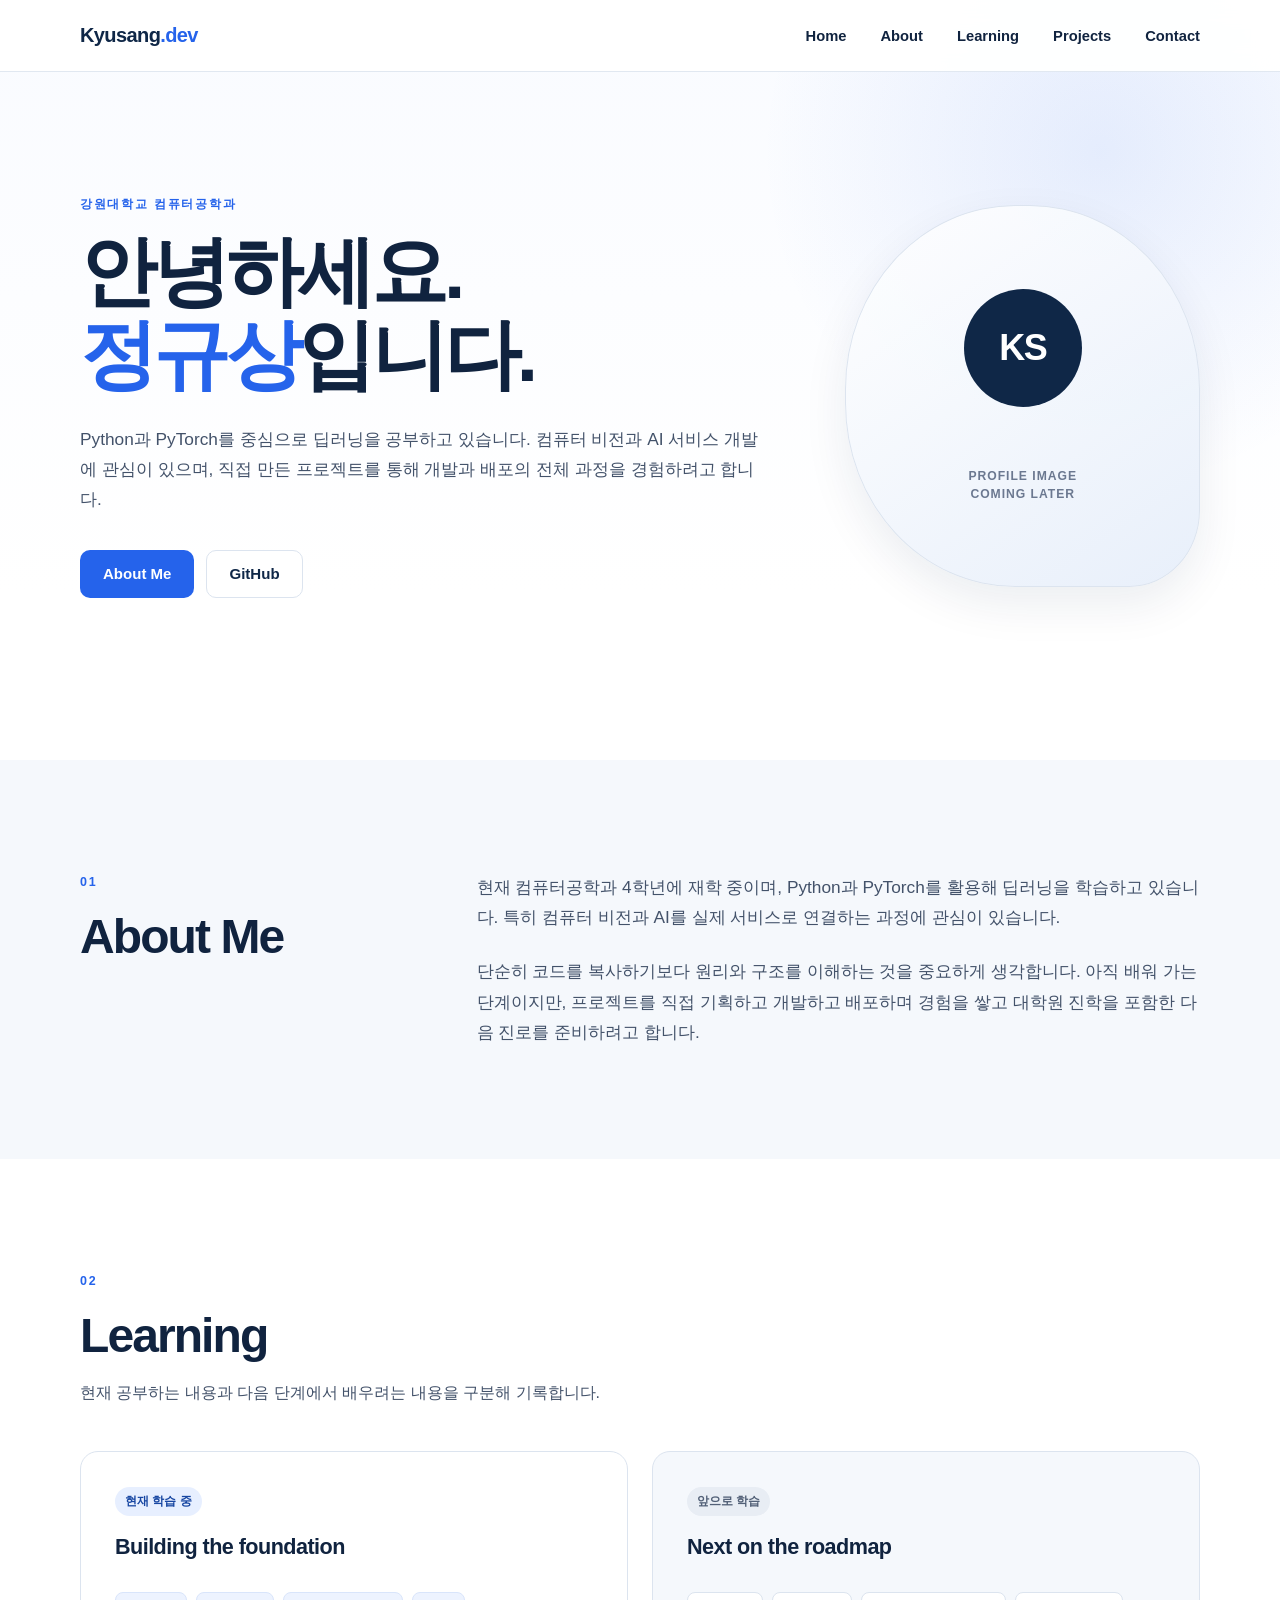
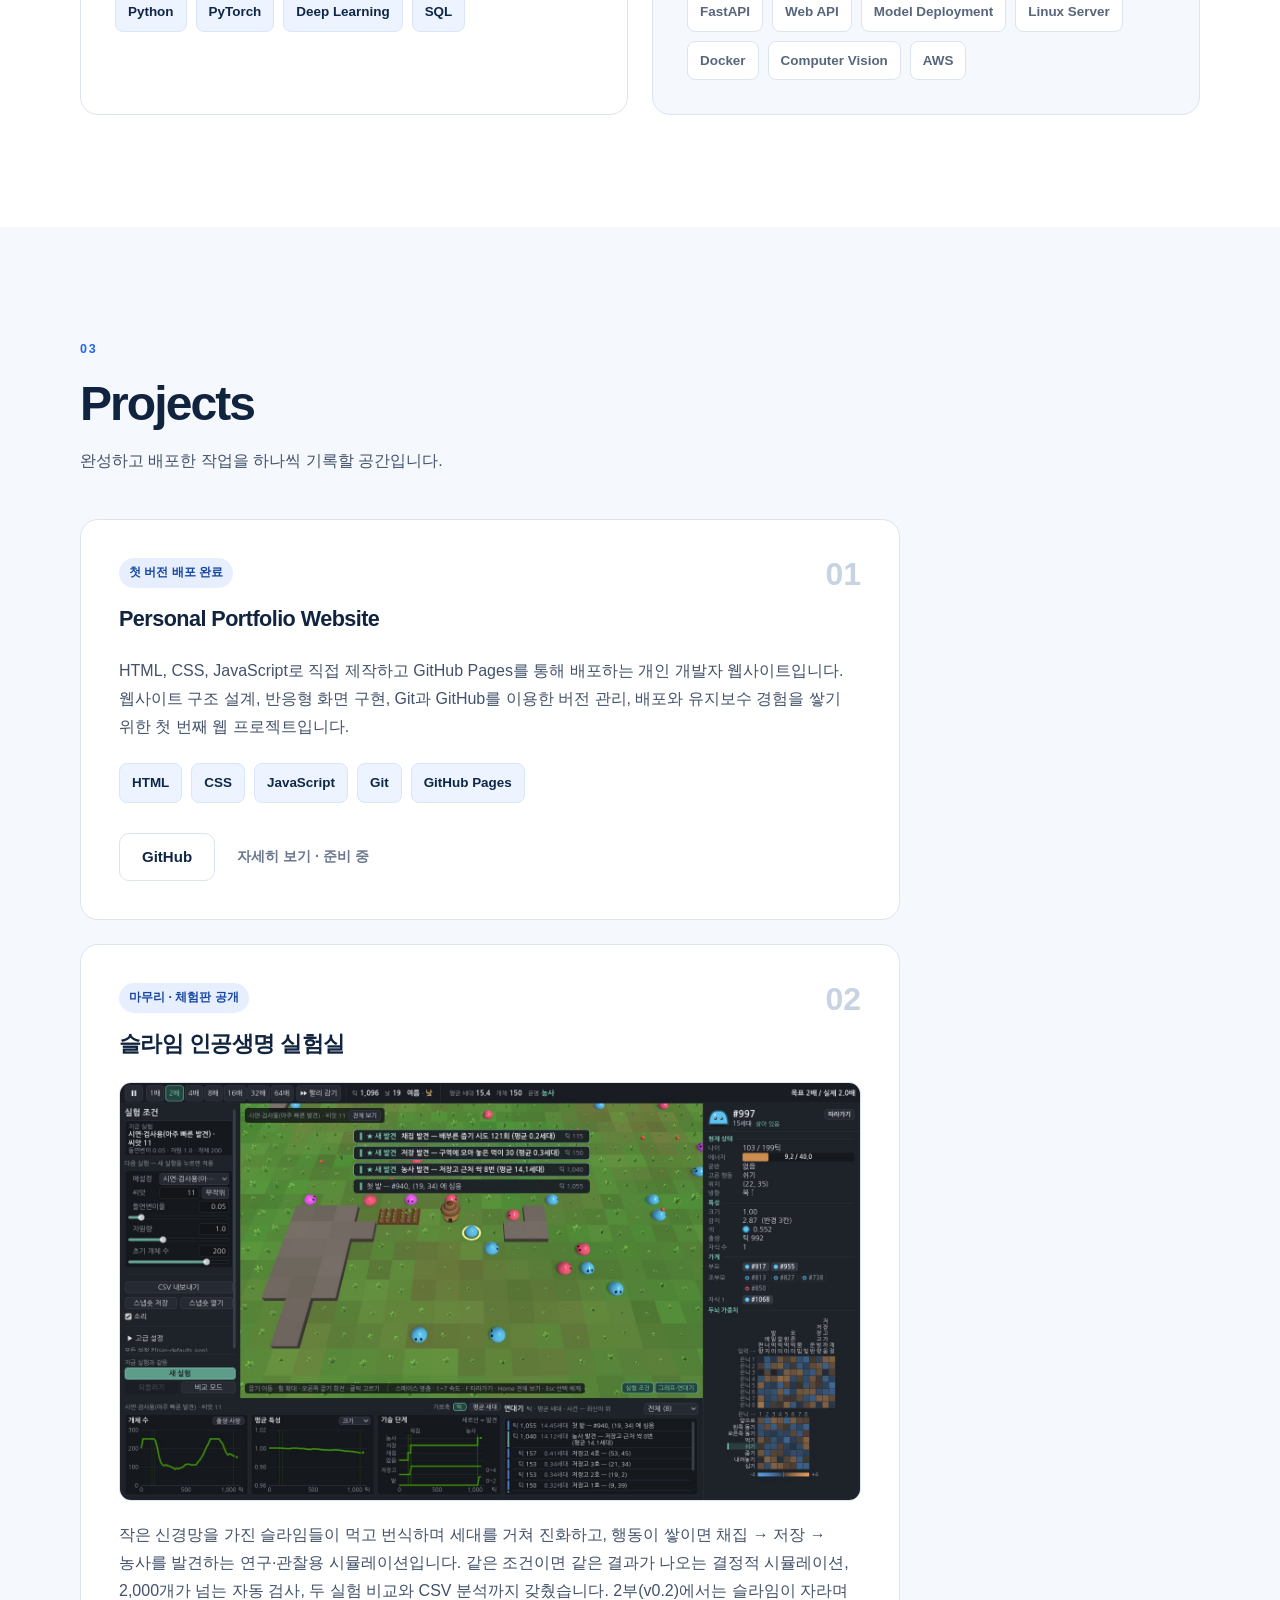
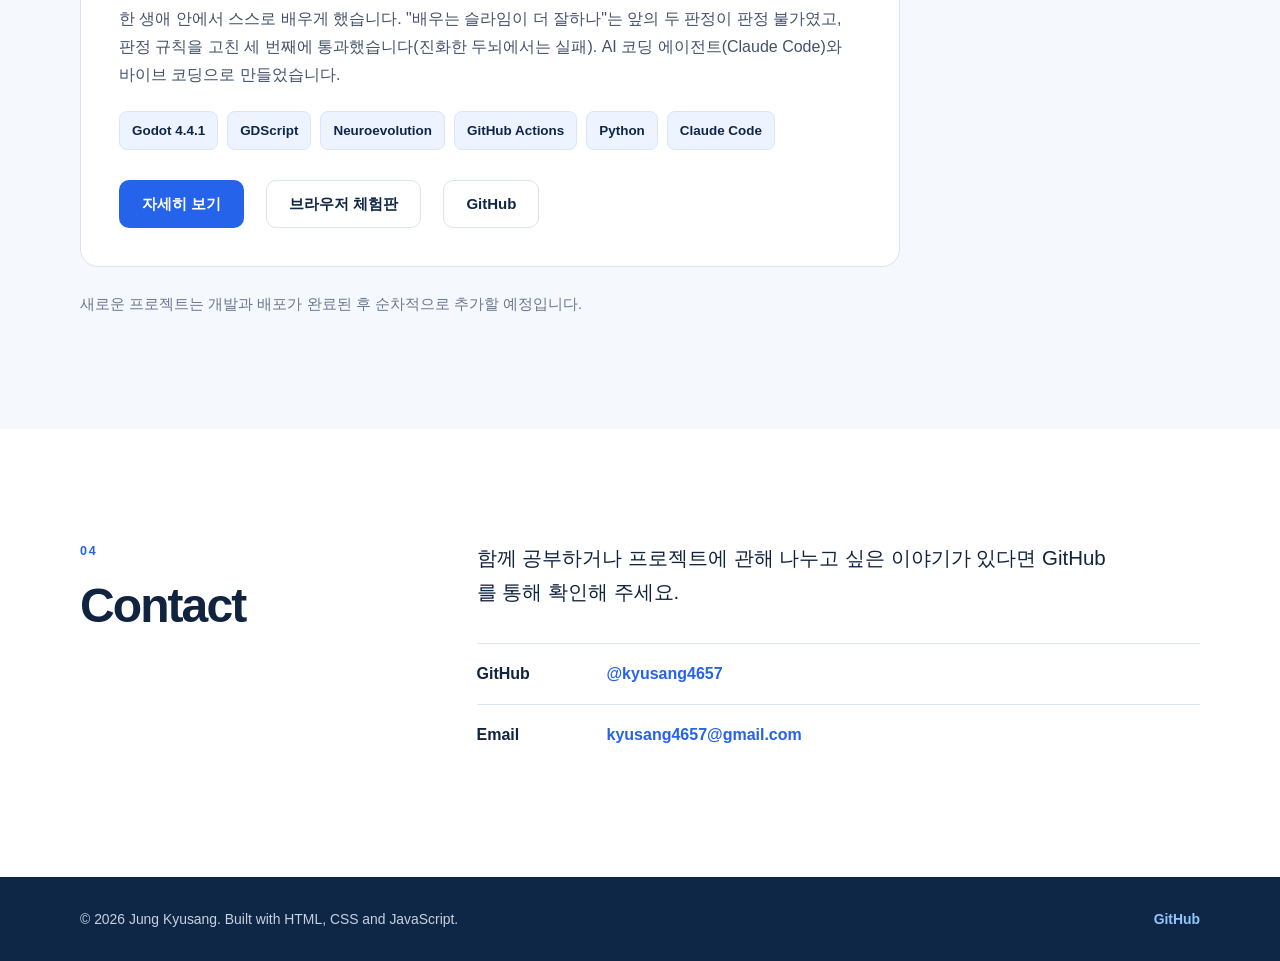
<file: index.html>
<!DOCTYPE html>
<html lang="ko">
<head>
    <meta charset="UTF-8">
    <meta name="viewport" content="width=device-width, initial-scale=1.0">
    <meta name="description" content="AI와 딥러닝을 공부하는 컴퓨터공학과 학생 정규상의 개인 개발자 웹사이트">
    <title>Kyusang.dev | 정규상</title>
    <link rel="stylesheet" href="css/style.css">
    <script src="js/main.js" defer></script>
</head>
<body>
    <a class="skip-link" href="#main-content">본문으로 바로가기</a>

    <header class="site-header">
        <div class="container header-inner">
            <!-- 사이트 이름을 바꾸려면 아래 텍스트를 수정하세요. -->
            <a class="site-logo" href="#home" aria-label="Kyusang.dev 홈">Kyusang<span>.dev</span></a>

            <button class="menu-toggle" type="button" aria-controls="primary-navigation"
                    aria-expanded="false" aria-label="메뉴 열기">
                <span></span>
                <span></span>
                <span></span>
            </button>

            <nav id="primary-navigation" class="primary-navigation" aria-label="주요 메뉴">
                <ul>
                    <li><a href="#home">Home</a></li>
                    <li><a href="#about">About</a></li>
                    <li><a href="#learning">Learning</a></li>
                    <li><a href="#projects">Projects</a></li>
                    <li><a href="#contact">Contact</a></li>
                </ul>
            </nav>
        </div>
    </header>

    <main id="main-content">
        <section id="home" class="hero section">
            <div class="container hero-layout">
                <div class="hero-copy">
                    <p class="eyebrow">강원대학교 컴퓨터공학과</p>
                    <!-- 이름과 첫 소개 문장은 이 영역에서 수정할 수 있습니다. -->
                    <h1>안녕하세요.<br><strong>정규상</strong>입니다.</h1>
                    <p class="hero-description">
                        Python과 PyTorch를 중심으로 딥러닝을 공부하고 있습니다.
                        컴퓨터 비전과 AI 서비스 개발에 관심이 있으며, 직접 만든 프로젝트를 통해 개발과 배포의
                        전체 과정을 경험하려고 합니다.
                    </p>
                    <div class="hero-actions">
                        <a class="button button-primary" href="#about">About Me</a>
                        <a class="button button-secondary" href="https://github.com/kyusang4657"
                           target="_blank" rel="noopener noreferrer">GitHub</a>
                    </div>
                </div>

                <!-- 실제 이미지가 준비되면 이 div를 img 요소로 바꾸고 images 폴더의 경로를 연결하세요. -->
                <div class="profile-placeholder" role="img" aria-label="정규상 프로필 이미지 자리">
                    <span class="profile-initials" aria-hidden="true">KS</span>
                    <p>Profile image<br>coming later</p>
                </div>
            </div>
        </section>

        <section id="about" class="section section-muted">
            <div class="container narrow-layout">
                <div class="section-heading">
                    <p class="section-number">01</p>
                    <h2>About Me</h2>
                </div>
                <div class="about-content">
                    <p>
                        현재 컴퓨터공학과 4학년에 재학 중이며, Python과 PyTorch를 활용해 딥러닝을
                        학습하고 있습니다. 특히 컴퓨터 비전과 AI를 실제 서비스로 연결하는 과정에 관심이 있습니다.
                    </p>
                    <p>
                        단순히 코드를 복사하기보다 원리와 구조를 이해하는 것을 중요하게 생각합니다.
                        아직 배워 가는 단계이지만, 프로젝트를 직접 기획하고 개발하고 배포하며 경험을 쌓고
                        대학원 진학을 포함한 다음 진로를 준비하려고 합니다.
                    </p>
                </div>
            </div>
        </section>

        <section id="learning" class="section">
            <div class="container">
                <div class="section-heading">
                    <p class="section-number">02</p>
                    <h2>Learning</h2>
                    <p>현재 공부하는 내용과 다음 단계에서 배우려는 내용을 구분해 기록합니다.</p>
                </div>

                <div class="learning-grid">
                    <article class="learning-card">
                        <p class="card-label current">현재 학습 중</p>
                        <h3>Building the foundation</h3>
                        <!-- 현재 학습 기술을 추가하려면 아래 목록에 li 요소를 복사해 넣으세요. -->
                        <ul class="tag-list" aria-label="현재 학습 중인 기술">
                            <li>Python</li>
                            <li>PyTorch</li>
                            <li>Deep Learning</li>
                            <li>SQL</li>
                        </ul>
                    </article>

                    <article class="learning-card future-card">
                        <p class="card-label future">앞으로 학습</p>
                        <h3>Next on the roadmap</h3>
                        <ul class="tag-list future-tags" aria-label="앞으로 학습할 기술">
                            <li>FastAPI</li>
                            <li>Web API</li>
                            <li>Model Deployment</li>
                            <li>Linux Server</li>
                            <li>Docker</li>
                            <li>Computer Vision</li>
                            <li>AWS</li>
                        </ul>
                    </article>
                </div>
            </div>
        </section>

        <section id="projects" class="section section-muted">
            <div class="container">
                <div class="section-heading">
                    <p class="section-number">03</p>
                    <h2>Projects</h2>
                    <p>완성하고 배포한 작업을 하나씩 기록할 공간입니다.</p>
                </div>

                <div class="project-list">
                    <!-- 새 프로젝트는 아래 article 전체를 복사한 뒤 내용과 링크를 바꾸어 추가하세요. -->
                    <article class="project-card">
                        <div class="project-topline">
                            <p class="card-label current">첫 버전 배포 완료</p>
                            <span class="project-index" aria-hidden="true">01</span>
                        </div>
                        <h3>Personal Portfolio Website</h3>
                        <p>
                            HTML, CSS, JavaScript로 직접 제작하고 GitHub Pages를 통해 배포하는
                            개인 개발자 웹사이트입니다. 웹사이트 구조 설계, 반응형 화면 구현,
                            Git과 GitHub를 이용한 버전 관리, 배포와 유지보수 경험을 쌓기 위한
                            첫 번째 웹 프로젝트입니다.
                        </p>
                        <ul class="tag-list project-tags" aria-label="프로젝트 사용 기술">
                            <li>HTML</li>
                            <li>CSS</li>
                            <li>JavaScript</li>
                            <li>Git</li>
                            <li>GitHub Pages</li>
                        </ul>
                        <div class="project-actions" aria-label="프로젝트 링크">
                            <a class="button button-secondary"
                                href="https://github.com/kyusang4657/kyusang4657.github.io"
                                target="_blank"
                                rel="noopener noreferrer">GitHub</a>
                            <span class="text-link-disabled" aria-disabled="true">자세히 보기 · 준비 중</span>
                        </div>
                    </article>

                    <article class="project-card">
                        <div class="project-topline">
                            <p class="card-label current">마무리 · 체험판 공개</p>
                            <span class="project-index" aria-hidden="true">02</span>
                        </div>
                        <h3>슬라임 인공생명 실험실</h3>
                        <img class="project-thumb" src="images/slime-lab/lab.jpg" width="1600" height="900" loading="lazy"
                             alt="슬라임 인공생명 실험실 화면: 3D 지도 위 슬라임들과 저장고·밭, 그래프·연대기 패널">
                        <p>
                            작은 신경망을 가진 슬라임들이 먹고 번식하며 세대를 거쳐 진화하고, 행동이 쌓이면
                            채집 → 저장 → 농사를 발견하는 연구·관찰용 시뮬레이션입니다. 같은 조건이면 같은 결과가 나오는
                            결정적 시뮬레이션, 2,000개가 넘는 자동 검사, 두 실험 비교와 CSV 분석까지 갖췄습니다.
                            2부(v0.2)에서는 슬라임이 자라며 한 생애 안에서 스스로 배우게 했습니다. "배우는 슬라임이 더 잘하나"는
                            앞의 두 판정이 판정 불가였고, 판정 규칙을 고친 세 번째에 통과했습니다(진화한 두뇌에서는 실패).
                            AI 코딩 에이전트(Claude Code)와 바이브 코딩으로 만들었습니다.
                        </p>
                        <ul class="tag-list project-tags" aria-label="프로젝트 사용 기술">
                            <li>Godot 4.4.1</li>
                            <li>GDScript</li>
                            <li>Neuroevolution</li>
                            <li>GitHub Actions</li>
                            <li>Python</li>
                            <li>Claude Code</li>
                        </ul>
                        <div class="project-actions" aria-label="프로젝트 링크">
                            <a class="button button-primary" href="projects/slime-lab.html">자세히 보기</a>
                            <a class="button button-secondary" href="https://kyusang4657.github.io/slime-lab/"
                                target="_blank"
                                rel="noopener noreferrer">브라우저 체험판</a>
                            <a class="button button-secondary"
                                href="https://github.com/kyusang4657/slime-lab"
                                target="_blank"
                                rel="noopener noreferrer">GitHub</a>
                        </div>
                    </article>
                </div>

                <p class="projects-note">
                    새로운 프로젝트는 개발과 배포가 완료된 후 순차적으로 추가할 예정입니다.
                </p>
            </div>
        </section>

        <section id="contact" class="section">
            <div class="container contact-layout">
                <div class="section-heading">
                    <p class="section-number">04</p>
                    <h2>Contact</h2>
                </div>
                <div class="contact-copy">
                    <p>
                        함께 공부하거나 프로젝트에 관해 나누고 싶은 이야기가 있다면
                        GitHub를 통해 확인해 주세요.
                    </p>
                    <dl class="contact-list">
                        <div>
                            <dt>GitHub</dt>
                            <dd>
                                <a href="https://github.com/kyusang4657" target="_blank"
                                   rel="noopener noreferrer">@kyusang4657</a>
                            </dd>
                        </div>
                        <div>
                            <dt>Email</dt>
                            <dd>
                                <a href = "mailto:kyusang4657@gmail.com">kyusang4657@gmail.com</a>
                            </dd>
                        </div>
                    </dl>
                </div>
            </div>
        </section>
    </main>

    <footer class="site-footer">
        <div class="container footer-inner">
            <p>© <span id="current-year"></span> Jung Kyusang. Built with HTML, CSS and JavaScript.</p>
            <a href="https://github.com/kyusang4657" target="_blank" rel="noopener noreferrer">GitHub</a>
        </div>
    </footer>
</body>
</html>
</file>
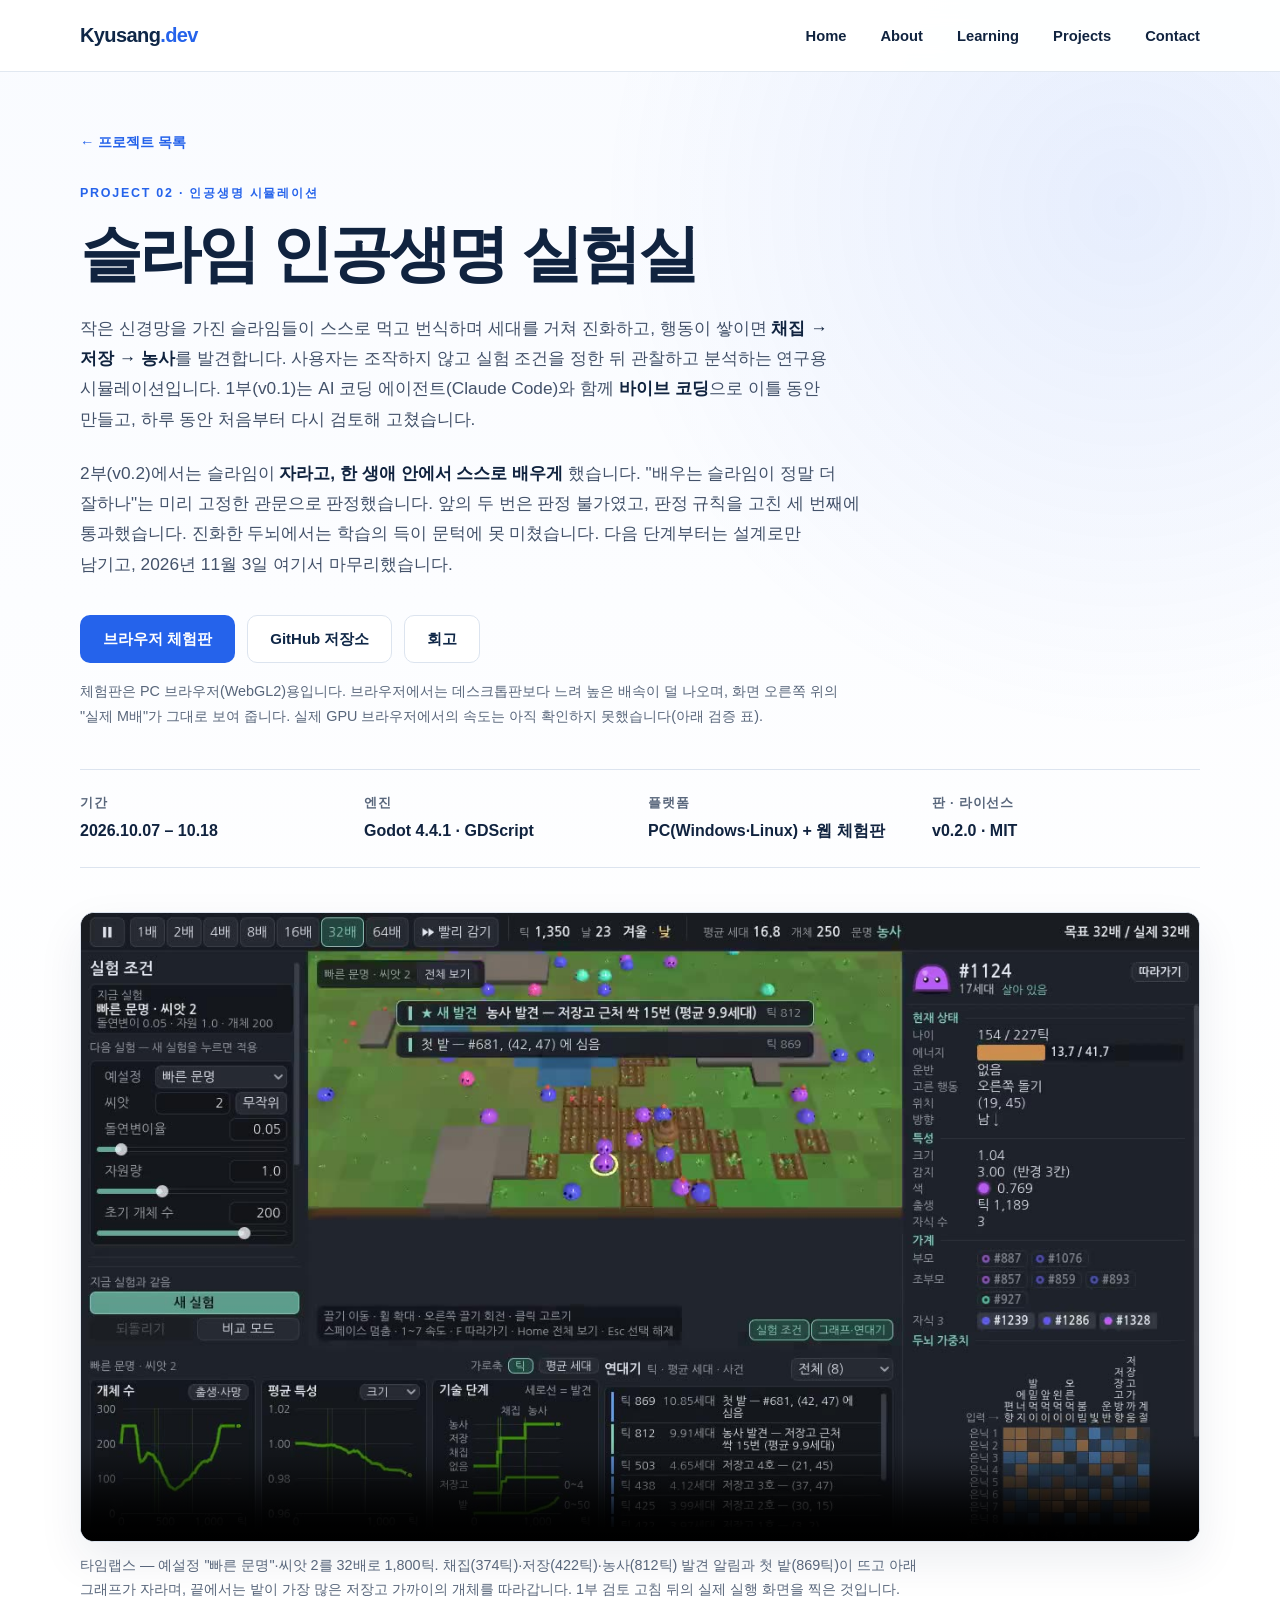
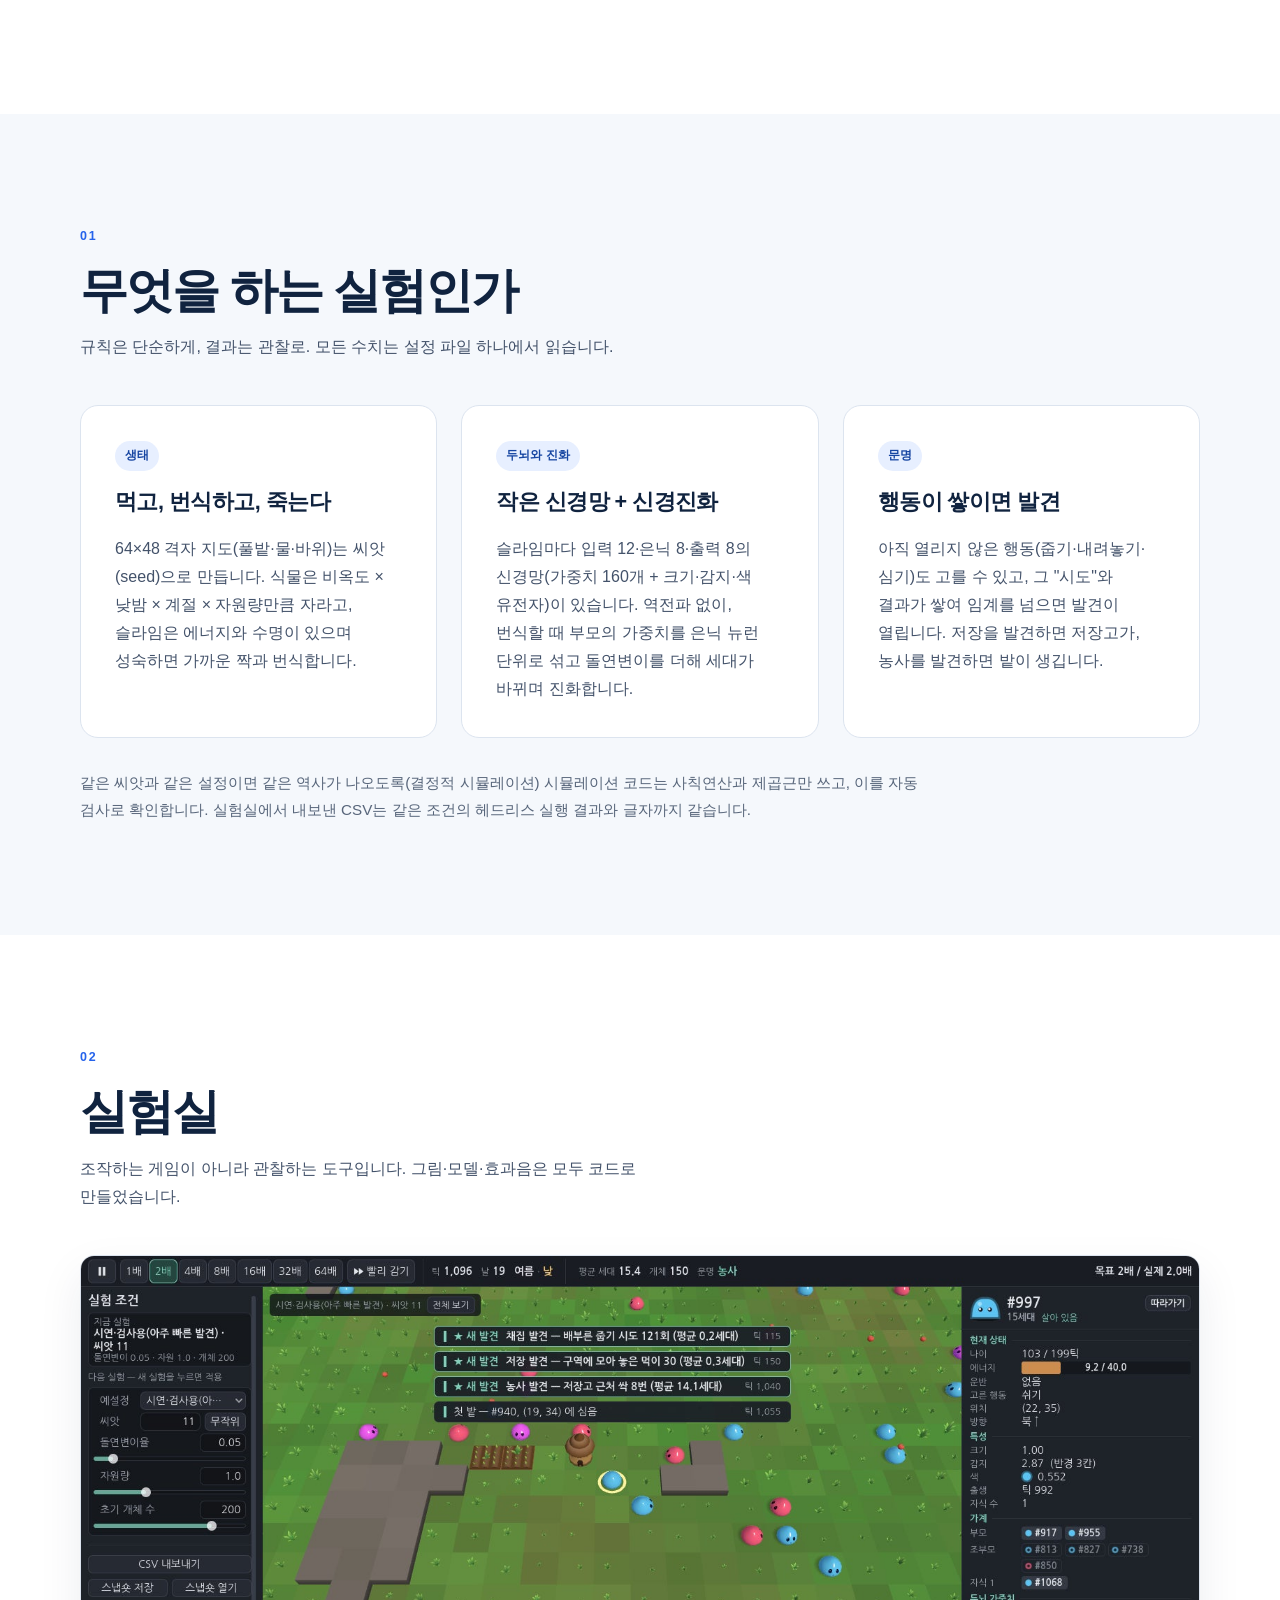
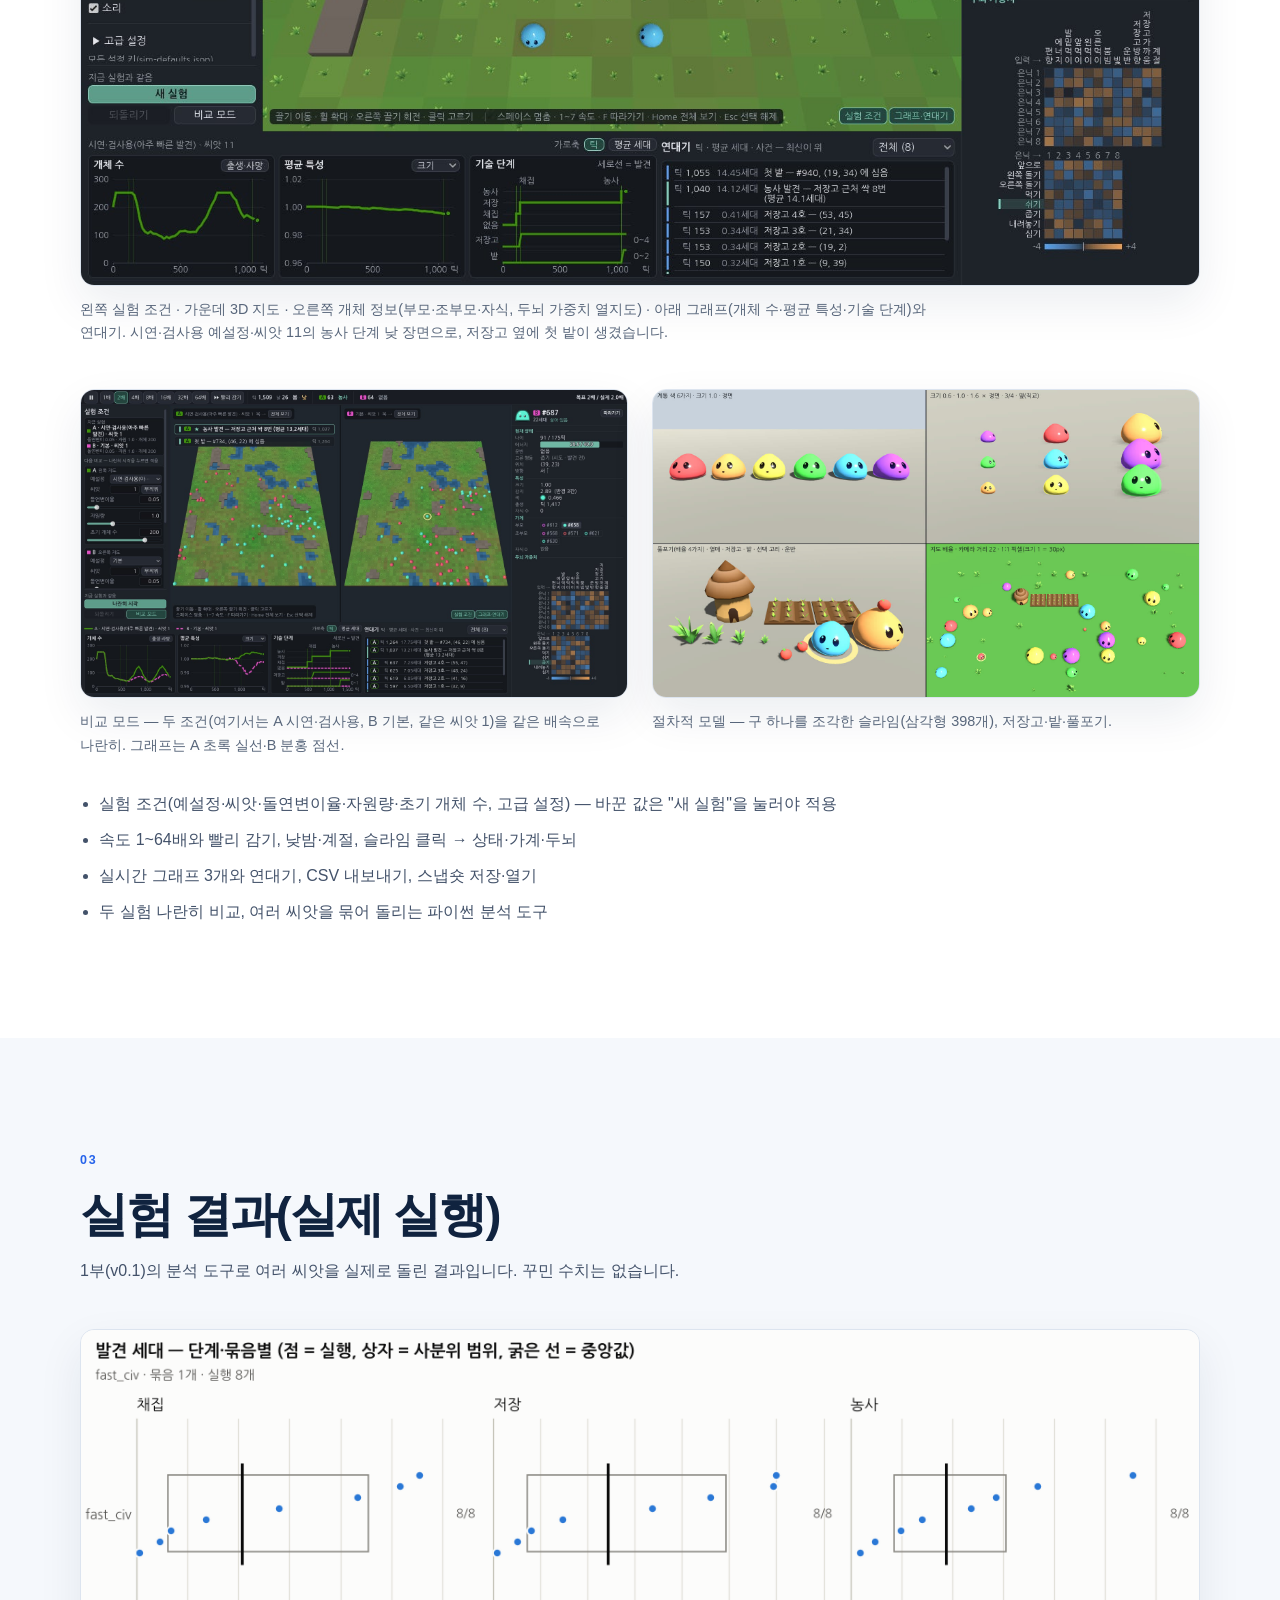
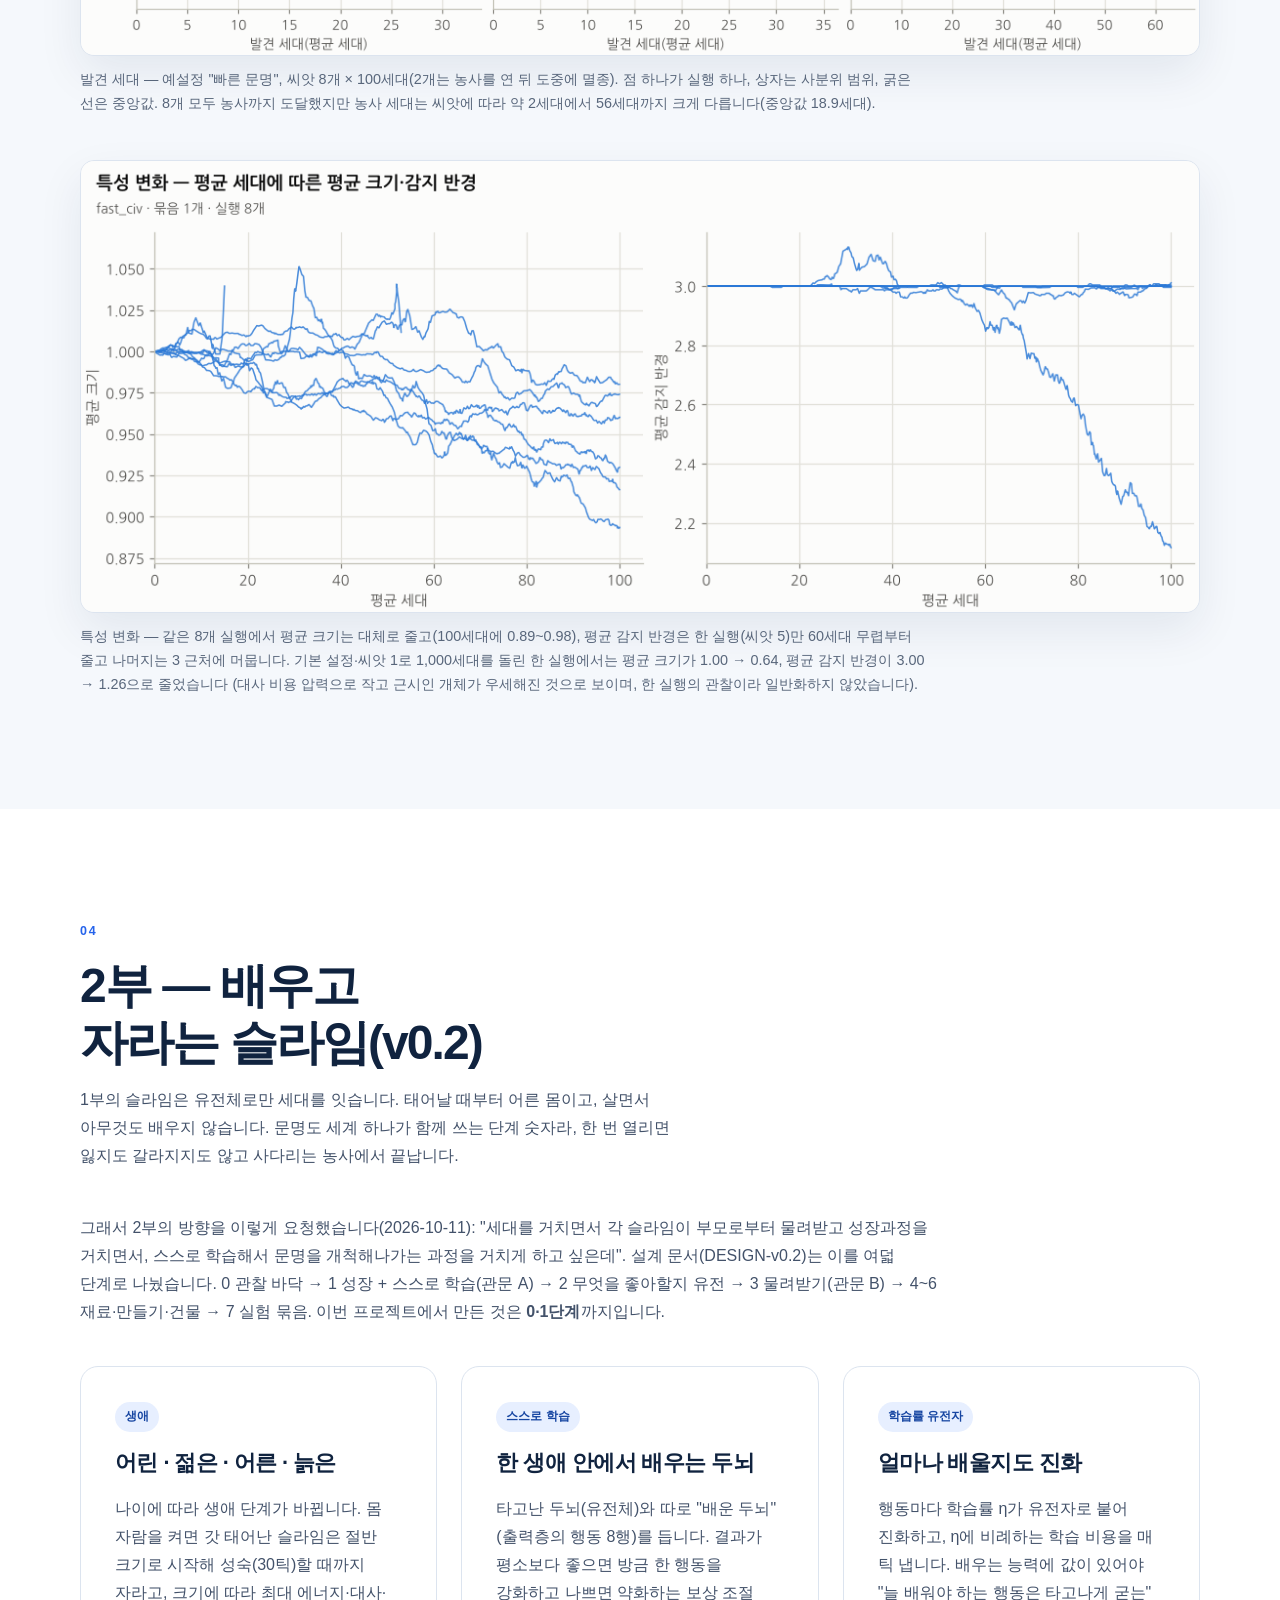
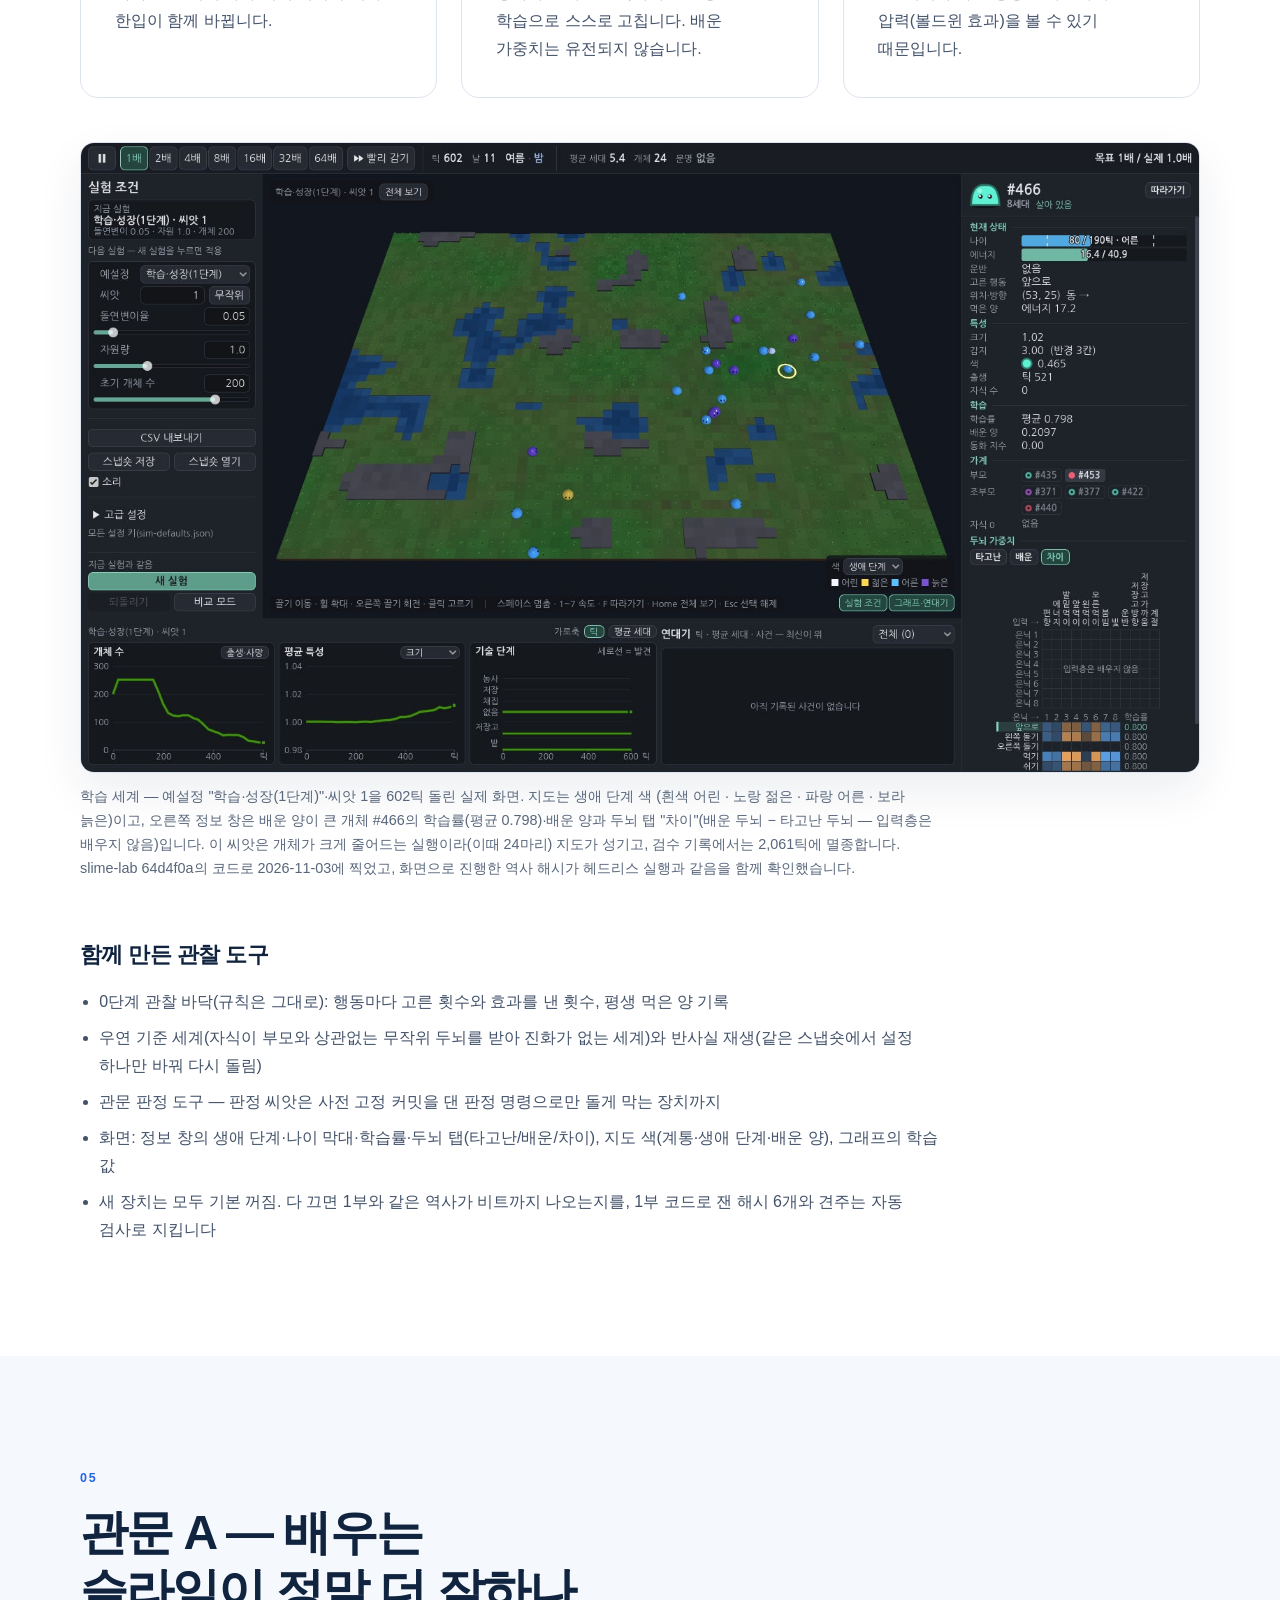
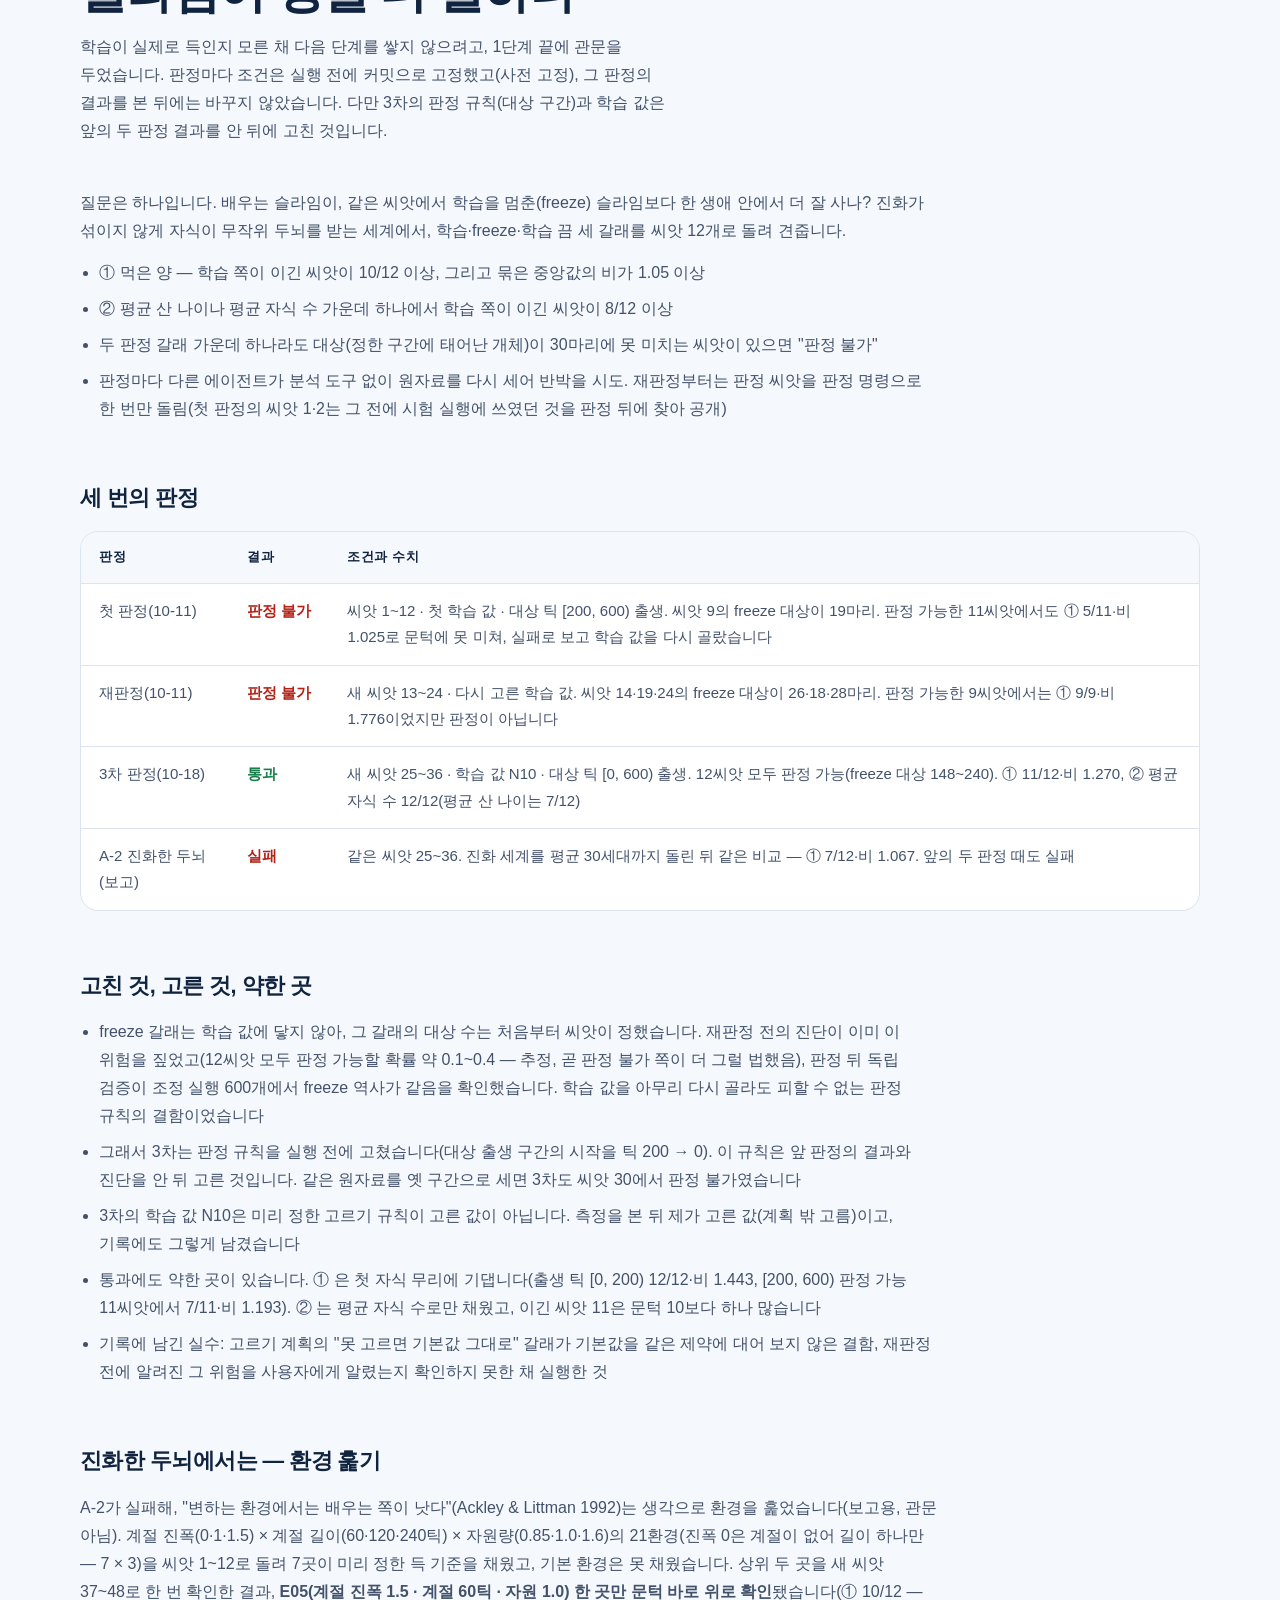
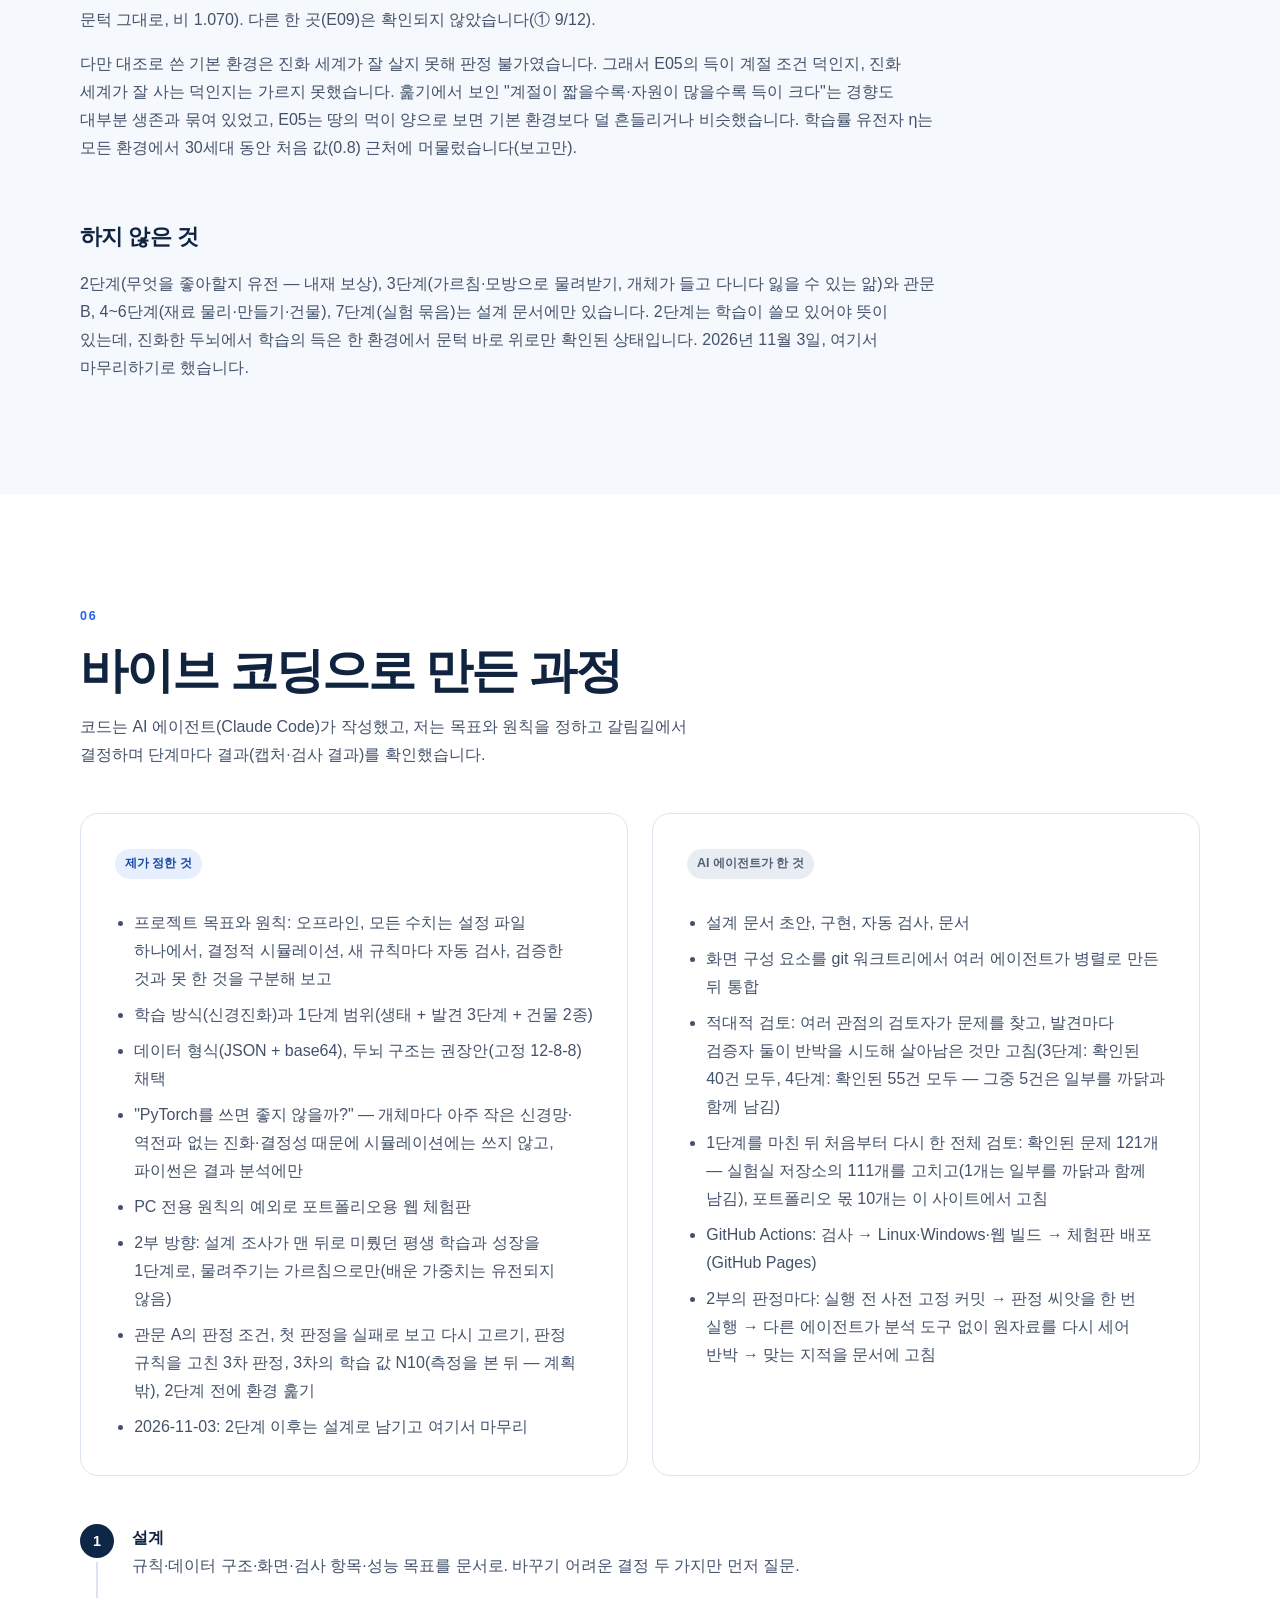
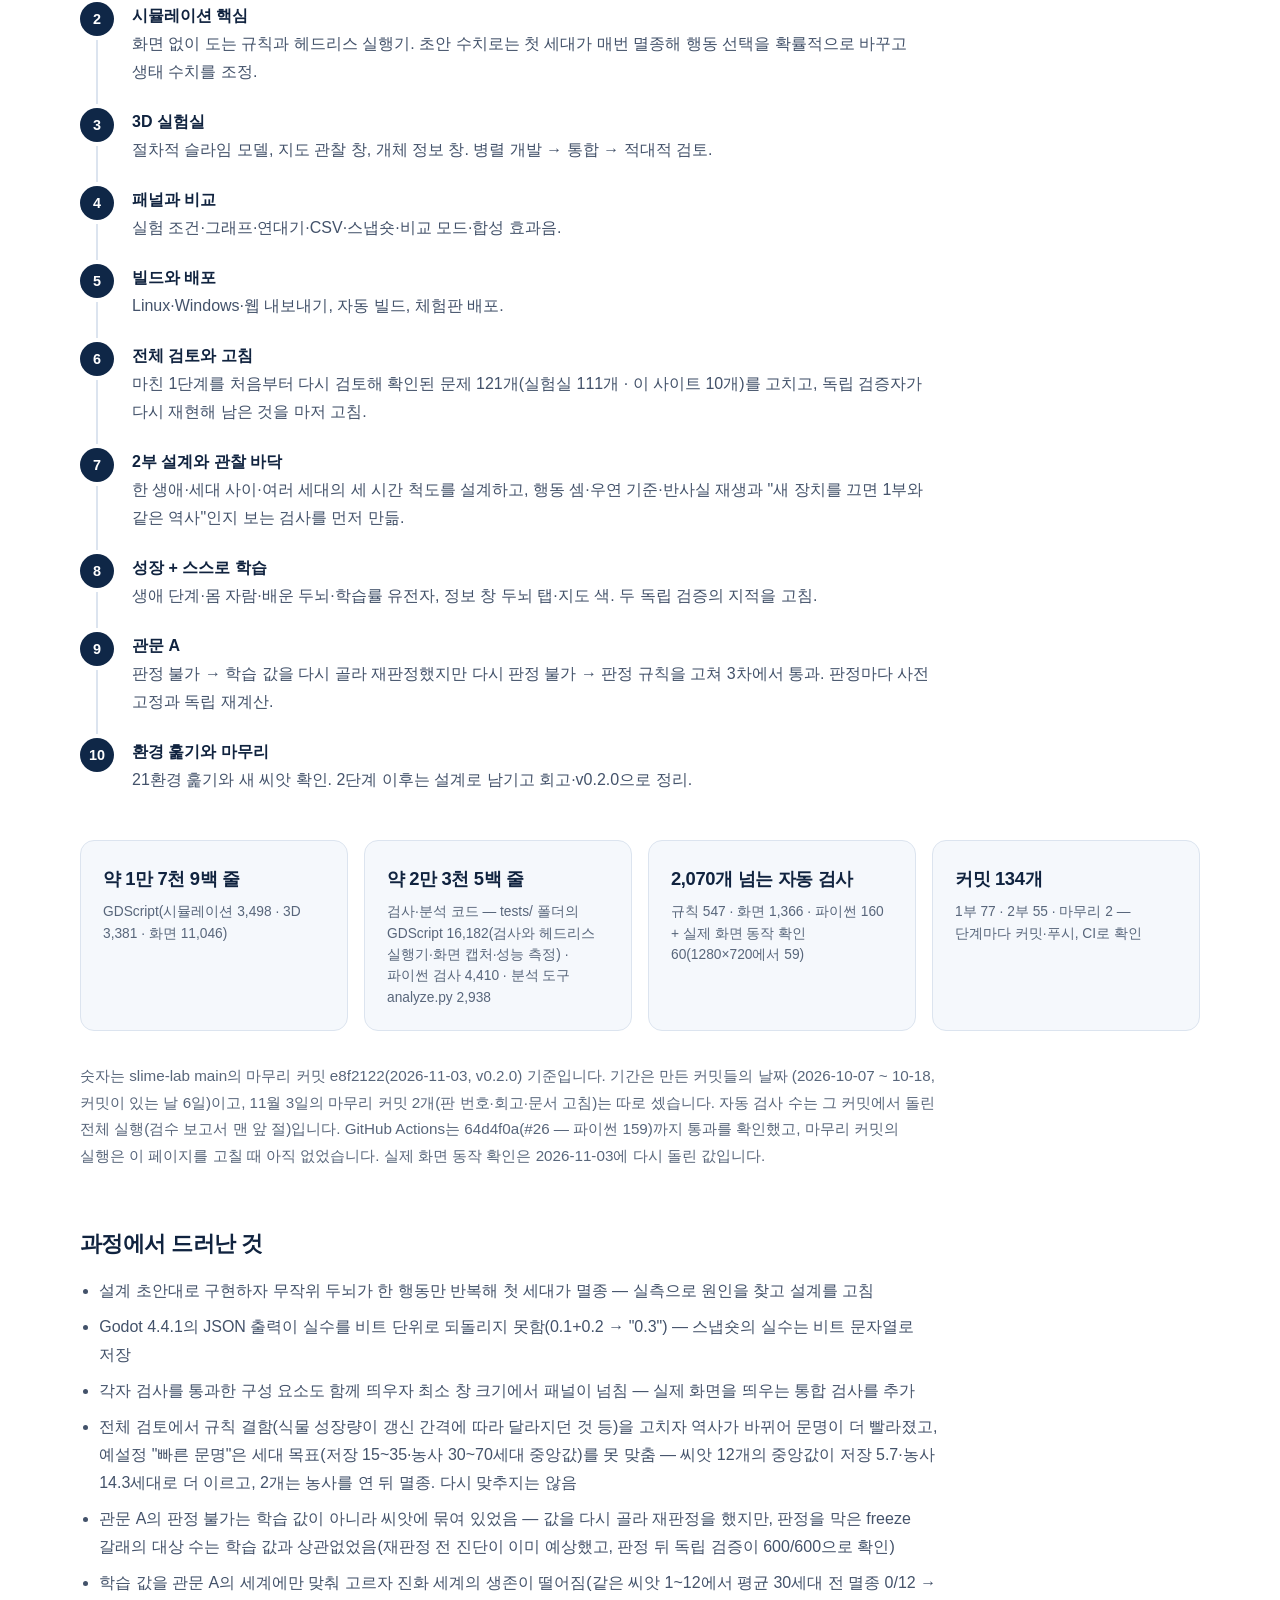
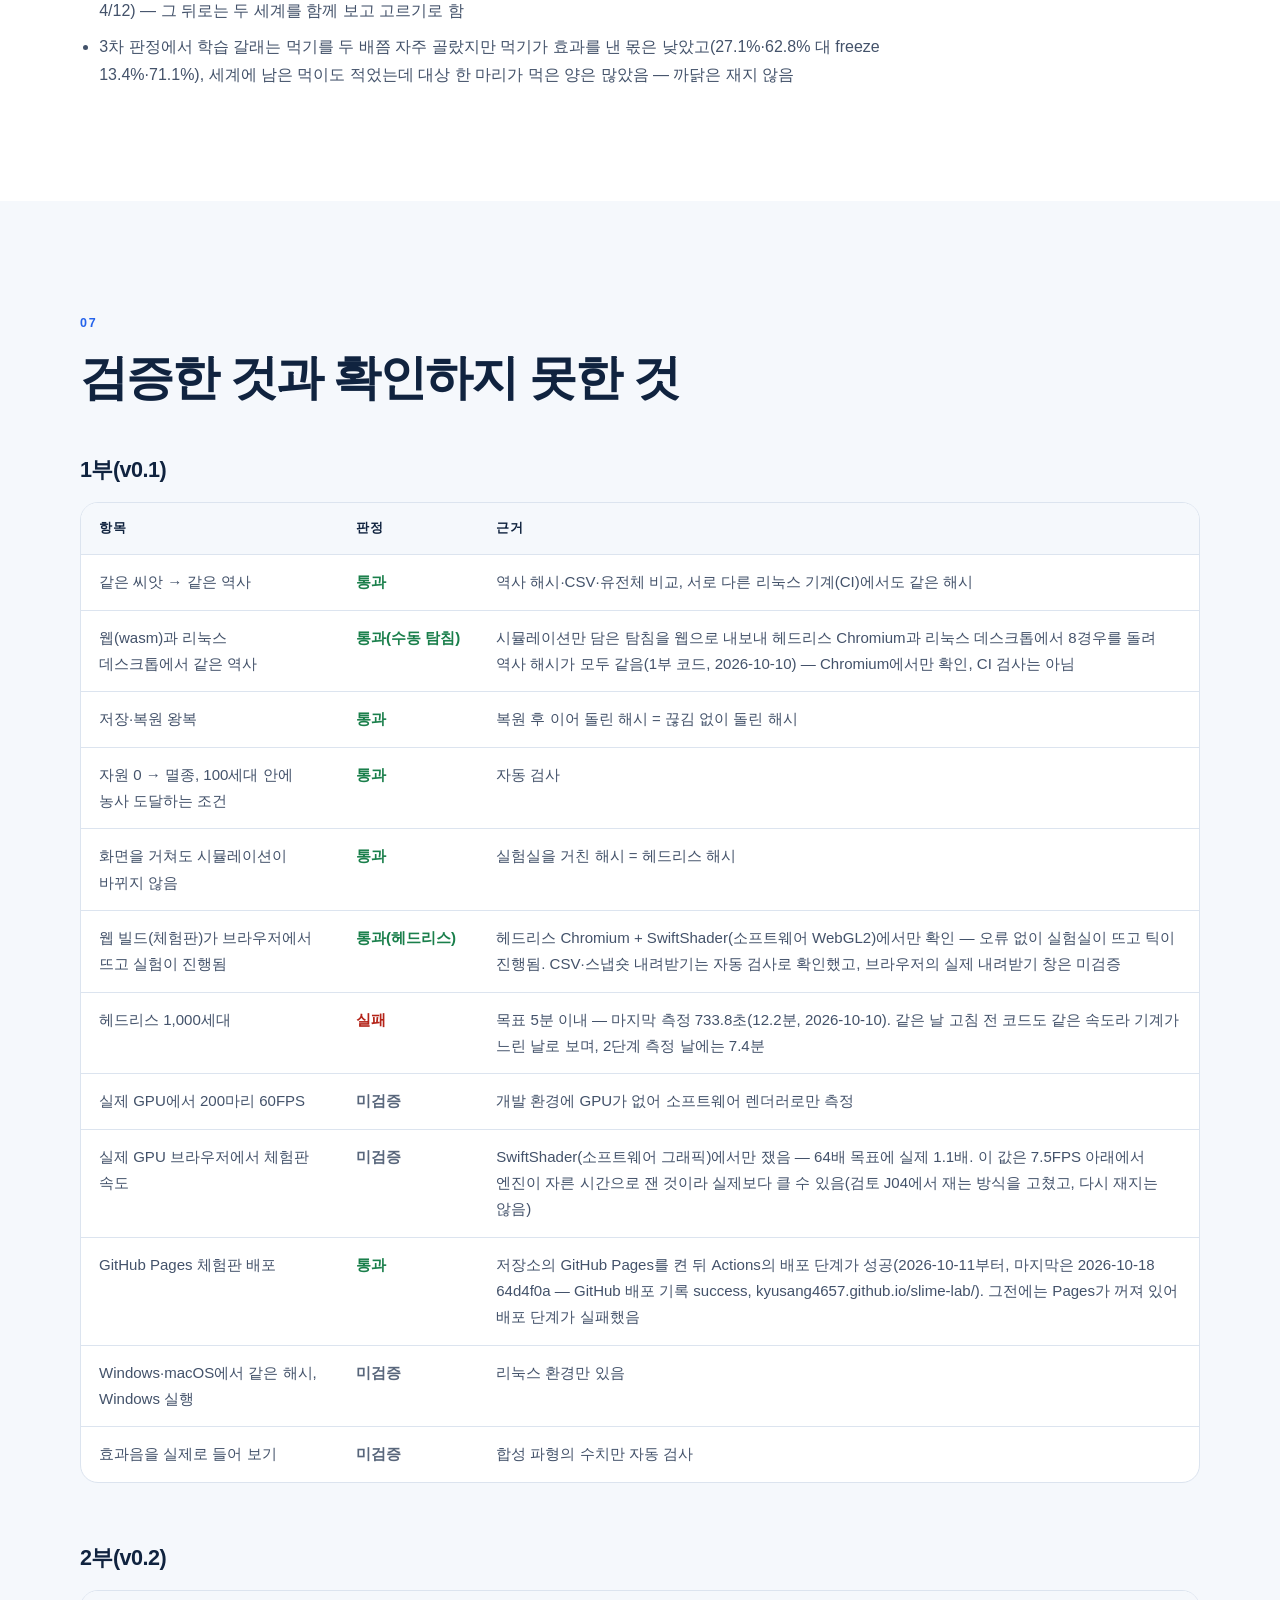
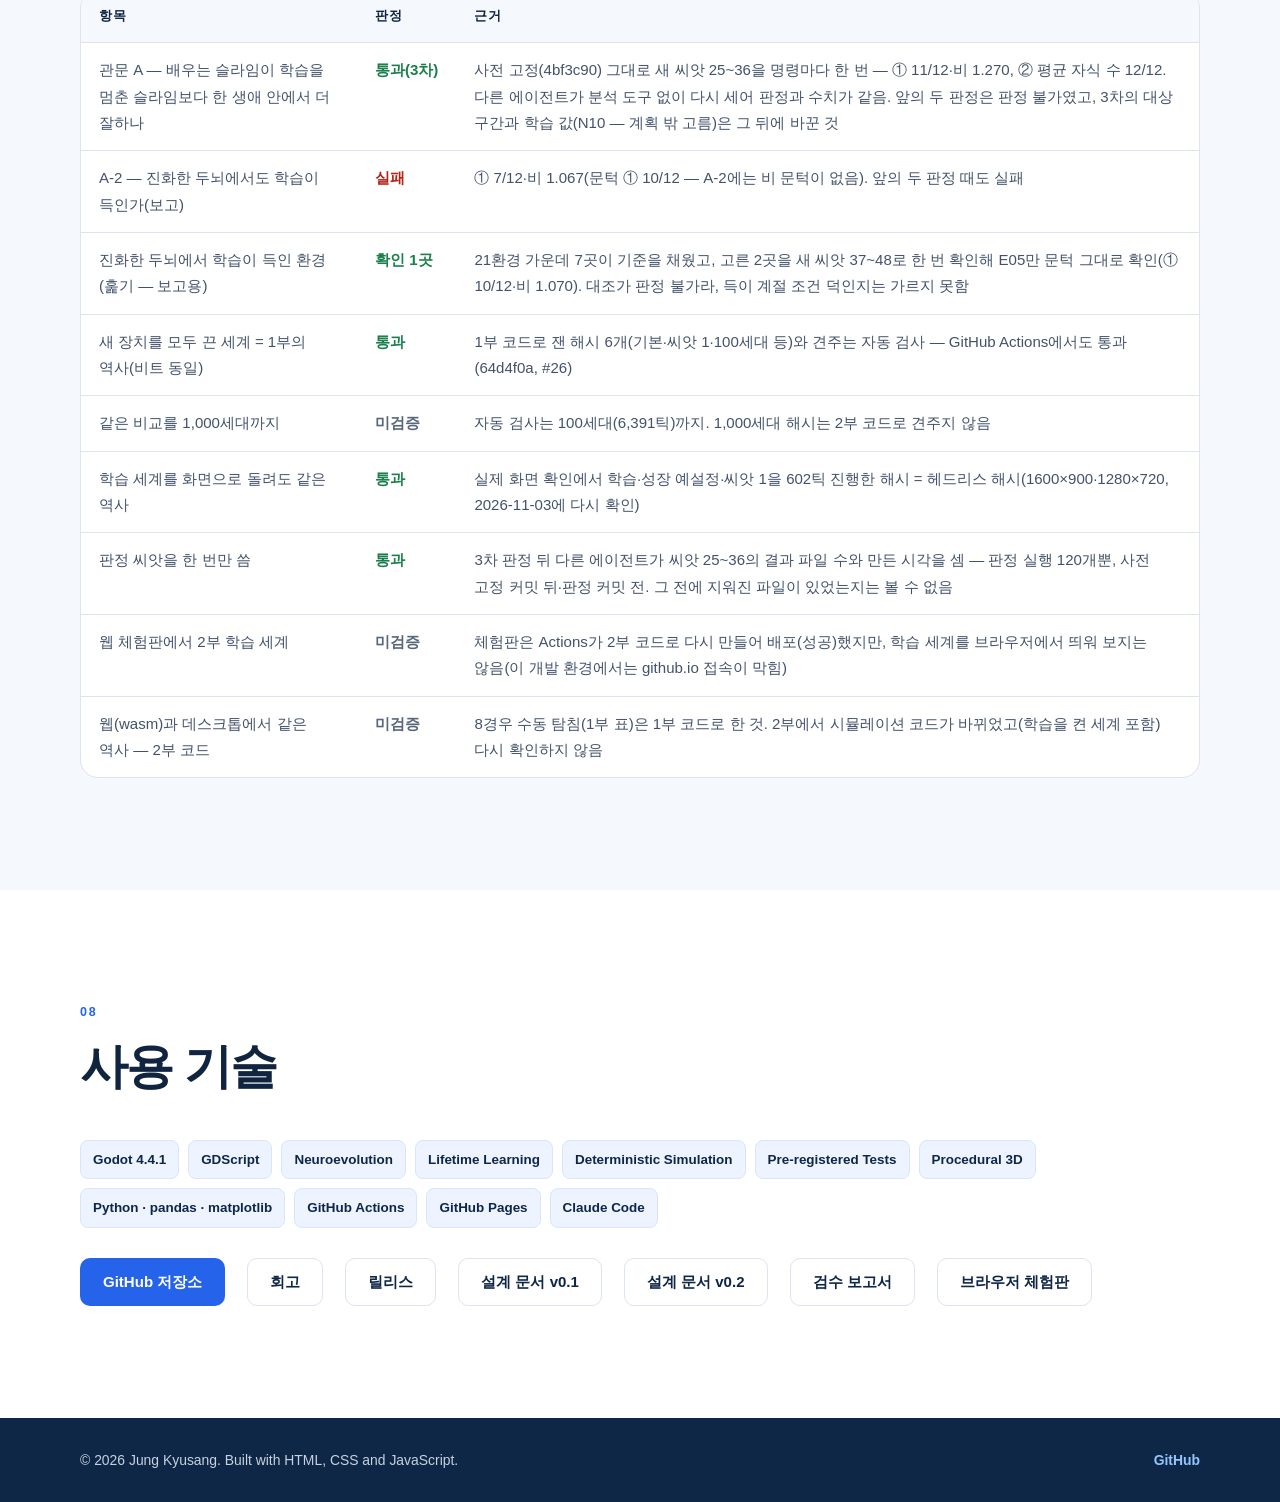
<file: projects/slime-lab.html>
<!DOCTYPE html>
<html lang="ko">
<head>
    <meta charset="UTF-8">
    <meta name="viewport" content="width=device-width, initial-scale=1.0">
    <meta name="description" content="슬라임 인공생명 실험실 — 신경진화로 진화하며 채집·저장·농사를 발견하고(1부), 자라며 한 생애 안에서 스스로 배우는(2부) 슬라임을 관찰하는 연구용 시뮬레이션(Godot 4.4.1)">
    <title>슬라임 인공생명 실험실 | Kyusang.dev</title>
    <link rel="icon" href="../images/slime-lab/icon.png">
    <link rel="stylesheet" href="../css/style.css">
    <link rel="stylesheet" href="../css/project.css">
    <script src="../js/main.js" defer></script>
</head>
<body>
    <a class="skip-link" href="#main-content">본문으로 바로가기</a>

    <header class="site-header">
        <div class="container header-inner">
            <a class="site-logo" href="../index.html" aria-label="Kyusang.dev 홈">Kyusang<span>.dev</span></a>

            <button class="menu-toggle" type="button" aria-controls="primary-navigation"
                    aria-expanded="false" aria-label="메뉴 열기">
                <span></span>
                <span></span>
                <span></span>
            </button>

            <nav id="primary-navigation" class="primary-navigation" aria-label="주요 메뉴">
                <ul>
                    <li><a href="../index.html#home">Home</a></li>
                    <li><a href="../index.html#about">About</a></li>
                    <li><a href="../index.html#learning">Learning</a></li>
                    <li><a href="../index.html#projects">Projects</a></li>
                    <li><a href="../index.html#contact">Contact</a></li>
                </ul>
            </nav>
        </div>
    </header>

    <main id="main-content">
        <!-- 프로젝트 첫 화면 -->
        <section class="project-hero section">
            <div class="container">
                <a class="back-link" href="../index.html#projects">← 프로젝트 목록</a>
                <p class="eyebrow">Project 02 · 인공생명 시뮬레이션</p>
                <h1>슬라임 인공생명 실험실</h1>
                <p class="project-lead">
                    작은 신경망을 가진 슬라임들이 스스로 먹고 번식하며 세대를 거쳐 진화하고,
                    행동이 쌓이면 <strong>채집 → 저장 → 농사</strong>를 발견합니다.
                    사용자는 조작하지 않고 실험 조건을 정한 뒤 관찰하고 분석하는 연구용 시뮬레이션입니다.
                    1부(v0.1)는 AI 코딩 에이전트(Claude Code)와 함께 <strong>바이브 코딩</strong>으로 이틀 동안 만들고,
                    하루 동안 처음부터 다시 검토해 고쳤습니다.
                </p>
                <p class="project-lead">
                    2부(v0.2)에서는 슬라임이 <strong>자라고, 한 생애 안에서 스스로 배우게</strong> 했습니다.
                    "배우는 슬라임이 정말 더 잘하나"는 미리 고정한 관문으로 판정했습니다. 앞의 두 번은 판정 불가였고,
                    판정 규칙을 고친 세 번째에 통과했습니다. 진화한 두뇌에서는 학습의 득이 문턱에 못 미쳤습니다.
                    다음 단계부터는 설계로만 남기고, 2026년 11월 3일 여기서 마무리했습니다.
                </p>
                <div class="hero-actions">
                    <a class="button button-primary" href="https://kyusang4657.github.io/slime-lab/"
                       target="_blank" rel="noopener noreferrer">브라우저 체험판</a>
                    <a class="button button-secondary" href="https://github.com/kyusang4657/slime-lab"
                       target="_blank" rel="noopener noreferrer">GitHub 저장소</a>
                    <a class="button button-secondary" href="https://github.com/kyusang4657/slime-lab/blob/main/docs/RETROSPECTIVE.md"
                       target="_blank" rel="noopener noreferrer">회고</a>
                </div>
                <p class="demo-note">
                    체험판은 PC 브라우저(WebGL2)용입니다. 브라우저에서는 데스크톱판보다 느려 높은 배속이 덜 나오며,
                    화면 오른쪽 위의 "실제 M배"가 그대로 보여 줍니다. 실제 GPU 브라우저에서의 속도는
                    아직 확인하지 못했습니다(아래 검증 표).
                </p>

                <dl class="project-meta">
                    <div><dt>기간</dt><dd>2026.10.07 – 10.18</dd></div>
                    <div><dt>엔진</dt><dd>Godot 4.4.1 · GDScript</dd></div>
                    <div><dt>플랫폼</dt><dd>PC(Windows·Linux) + 웹 체험판</dd></div>
                    <div><dt>판 · 라이선스</dt><dd>v0.2.0 · MIT</dd></div>
                </dl>

                <figure class="media-figure">
                    <video controls muted loop playsinline preload="metadata"
                           poster="../images/slime-lab/timelapse-poster.jpg">
                        <source src="../images/slime-lab/timelapse.webm" type="video/webm">
                        <source src="../images/slime-lab/timelapse.mp4" type="video/mp4">
                        이 브라우저는 영상을 재생할 수 없습니다.
                    </video>
                    <figcaption>
                        타임랩스 — 예설정 "빠른 문명"·씨앗 2를 32배로 1,800틱. 채집(374틱)·저장(422틱)·농사(812틱)
                        발견 알림과 첫 밭(869틱)이 뜨고 아래 그래프가 자라며, 끝에서는 밭이 가장 많은 저장고 가까이의
                        개체를 따라갑니다. 1부 검토 고침 뒤의 실제 실행 화면을 찍은 것입니다.
                    </figcaption>
                </figure>
            </div>
        </section>

        <!-- 무엇을 하는 실험인가 -->
        <section class="section section-muted">
            <div class="container">
                <div class="section-heading">
                    <p class="section-number">01</p>
                    <h2>무엇을 하는 실험인가</h2>
                    <p>규칙은 단순하게, 결과는 관찰로. 모든 수치는 설정 파일 하나에서 읽습니다.</p>
                </div>
                <div class="feature-grid">
                    <article class="learning-card">
                        <p class="card-label current">생태</p>
                        <h3>먹고, 번식하고, 죽는다</h3>
                        <p>
                            64×48 격자 지도(풀밭·물·바위)는 씨앗(seed)으로 만듭니다. 식물은 비옥도 × 낮밤 × 계절 × 자원량만큼
                            자라고, 슬라임은 에너지와 수명이 있으며 성숙하면 가까운 짝과 번식합니다.
                        </p>
                    </article>
                    <article class="learning-card">
                        <p class="card-label current">두뇌와 진화</p>
                        <h3>작은 신경망 + 신경진화</h3>
                        <p>
                            슬라임마다 입력 12·은닉 8·출력 8의 신경망(가중치 160개 + 크기·감지·색 유전자)이 있습니다.
                            역전파 없이, 번식할 때 부모의 가중치를 은닉 뉴런 단위로 섞고 돌연변이를 더해 세대가 바뀌며 진화합니다.
                        </p>
                    </article>
                    <article class="learning-card">
                        <p class="card-label current">문명</p>
                        <h3>행동이 쌓이면 발견</h3>
                        <p>
                            아직 열리지 않은 행동(줍기·내려놓기·심기)도 고를 수 있고, 그 "시도"와 결과가 쌓여 임계를 넘으면
                            발견이 열립니다. 저장을 발견하면 저장고가, 농사를 발견하면 밭이 생깁니다.
                        </p>
                    </article>
                </div>
                <p class="section-note">
                    같은 씨앗과 같은 설정이면 같은 역사가 나오도록(결정적 시뮬레이션) 시뮬레이션 코드는 사칙연산과 제곱근만 쓰고,
                    이를 자동 검사로 확인합니다. 실험실에서 내보낸 CSV는 같은 조건의 헤드리스 실행 결과와 글자까지 같습니다.
                </p>
            </div>
        </section>

        <!-- 실험실 화면 -->
        <section class="section">
            <div class="container">
                <div class="section-heading">
                    <p class="section-number">02</p>
                    <h2>실험실</h2>
                    <p>조작하는 게임이 아니라 관찰하는 도구입니다. 그림·모델·효과음은 모두 코드로 만들었습니다.</p>
                </div>

                <figure class="media-figure">
                    <a class="media-link" href="../images/slime-lab/lab.jpg">
                        <img src="../images/slime-lab/lab.jpg" width="1600" height="900" loading="lazy"
                             alt="실험실 전체 화면: 왼쪽 실험 조건, 가운데 3D 지도(저장고 옆 밭 두 칸과 고른 슬라임), 오른쪽 고른 슬라임의 정보와 두뇌 가중치, 아래 그래프 3개와 연대기">
                    </a>
                    <figcaption>
                        왼쪽 실험 조건 · 가운데 3D 지도 · 오른쪽 개체 정보(부모·조부모·자식, 두뇌 가중치 열지도) ·
                        아래 그래프(개체 수·평균 특성·기술 단계)와 연대기. 시연·검사용 예설정·씨앗 11의 농사 단계 낮 장면으로,
                        저장고 옆에 첫 밭이 생겼습니다.
                    </figcaption>
                </figure>

                <div class="figure-pair">
                    <figure class="media-figure">
                        <a class="media-link" href="../images/slime-lab/compare.jpg">
                            <img src="../images/slime-lab/compare.jpg" width="1600" height="900" loading="lazy"
                                 alt="비교 모드: 두 조건의 지도를 나란히 놓고 그래프는 A 초록 실선·B 분홍 점선으로 겹쳐 보여 주는 화면">
                        </a>
                        <figcaption>비교 모드 — 두 조건(여기서는 A 시연·검사용, B 기본, 같은 씨앗 1)을 같은 배속으로 나란히. 그래프는 A 초록 실선·B 분홍 점선.</figcaption>
                    </figure>
                    <figure class="media-figure">
                        <a class="media-link" href="../images/slime-lab/models.jpg">
                            <img src="../images/slime-lab/models.jpg" width="1600" height="900" loading="lazy"
                                 alt="코드로 만든 슬라임 모델(여러 색과 크기), 풀포기, 열매, 저장고, 밭">
                        </a>
                        <figcaption>절차적 모델 — 구 하나를 조각한 슬라임(삼각형 398개), 저장고·밭·풀포기.</figcaption>
                    </figure>
                </div>

                <ul class="check-list">
                    <li>실험 조건(예설정·씨앗·돌연변이율·자원량·초기 개체 수, 고급 설정) — 바꾼 값은 "새 실험"을 눌러야 적용</li>
                    <li>속도 1~64배와 빨리 감기, 낮밤·계절, 슬라임 클릭 → 상태·가계·두뇌</li>
                    <li>실시간 그래프 3개와 연대기, CSV 내보내기, 스냅숏 저장·열기</li>
                    <li>두 실험 나란히 비교, 여러 씨앗을 묶어 돌리는 파이썬 분석 도구</li>
                </ul>
            </div>
        </section>

        <!-- 실험 결과 -->
        <section class="section section-muted">
            <div class="container">
                <div class="section-heading">
                    <p class="section-number">03</p>
                    <h2>실험 결과(실제 실행)</h2>
                    <p>1부(v0.1)의 분석 도구로 여러 씨앗을 실제로 돌린 결과입니다. 꾸민 수치는 없습니다.</p>
                </div>

                <figure class="media-figure chart-figure">
                    <a class="media-link" href="../images/slime-lab/discovery.png">
                        <img src="../images/slime-lab/discovery.png" width="1210" height="352" loading="lazy"
                             alt="예설정 빠른 문명, 씨앗 8개 × 100세대에서 채집·저장·농사를 발견한 평균 세대의 분포">
                    </a>
                    <figcaption>
                        발견 세대 — 예설정 "빠른 문명", 씨앗 8개 × 100세대(2개는 농사를 연 뒤 도중에 멸종). 점 하나가 실행 하나,
                        상자는 사분위 범위, 굵은 선은 중앙값. 8개 모두 농사까지 도달했지만 농사 세대는 씨앗에 따라
                        약 2세대에서 56세대까지 크게 다릅니다(중앙값 18.9세대).
                        <span class="zoom-hint">그림을 누르면 원본 크기로 열립니다.</span>
                    </figcaption>
                </figure>

                <figure class="media-figure chart-figure">
                    <a class="media-link" href="../images/slime-lab/traits.png">
                        <img src="../images/slime-lab/traits.png" width="1144" height="462" loading="lazy"
                             alt="같은 실행들에서 평균 세대에 따른 평균 크기와 평균 감지 반경의 변화">
                    </a>
                    <figcaption>
                        특성 변화 — 같은 8개 실행에서 평균 크기는 대체로 줄고(100세대에 0.89~0.98), 평균 감지 반경은
                        한 실행(씨앗 5)만 60세대 무렵부터 줄고 나머지는 3 근처에 머뭅니다.
                        기본 설정·씨앗 1로 1,000세대를 돌린 한 실행에서는 평균 크기가 1.00 → 0.64, 평균 감지 반경이 3.00 → 1.26으로 줄었습니다
                        (대사 비용 압력으로 작고 근시인 개체가 우세해진 것으로 보이며, 한 실행의 관찰이라 일반화하지 않았습니다).
                        <span class="zoom-hint">그림을 누르면 원본 크기로 열립니다.</span>
                    </figcaption>
                </figure>
            </div>
        </section>

        <!-- 2부: 배우고 자라는 슬라임 -->
        <section class="section">
            <div class="container">
                <div class="section-heading">
                    <p class="section-number">04</p>
                    <h2>2부 — 배우고 자라는 슬라임(v0.2)</h2>
                    <p>
                        1부의 슬라임은 유전체로만 세대를 잇습니다. 태어날 때부터 어른 몸이고, 살면서 아무것도 배우지 않습니다.
                        문명도 세계 하나가 함께 쓰는 단계 숫자라, 한 번 열리면 잃지도 갈라지지도 않고 사다리는 농사에서 끝납니다.
                    </p>
                </div>

                <p class="section-text">
                    그래서 2부의 방향을 이렇게 요청했습니다(2026-10-11):
                    "세대를 거치면서 각 슬라임이 부모로부터 물려받고 성장과정을 거치면서, 스스로 학습해서 문명을 개척해나가는 과정을 거치게 하고 싶은데".
                    설계 문서(DESIGN-v0.2)는 이를 여덟 단계로 나눴습니다. 0 관찰 바닥 → 1 성장 + 스스로 학습(관문 A) →
                    2 무엇을 좋아할지 유전 → 3 물려받기(관문 B) → 4~6 재료·만들기·건물 → 7 실험 묶음.
                    이번 프로젝트에서 만든 것은 <strong>0·1단계</strong>까지입니다.
                </p>

                <div class="feature-grid">
                    <article class="learning-card">
                        <p class="card-label current">생애</p>
                        <h3>어린 · 젊은 · 어른 · 늙은</h3>
                        <p>
                            나이에 따라 생애 단계가 바뀝니다. 몸 자람을 켜면 갓 태어난 슬라임은 절반 크기로 시작해
                            성숙(30틱)할 때까지 자라고, 크기에 따라 최대 에너지·대사·한입이 함께 바뀝니다.
                        </p>
                    </article>
                    <article class="learning-card">
                        <p class="card-label current">스스로 학습</p>
                        <h3>한 생애 안에서 배우는 두뇌</h3>
                        <p>
                            타고난 두뇌(유전체)와 따로 "배운 두뇌"(출력층의 행동 8행)를 듭니다. 결과가 평소보다 좋으면 방금 한 행동을
                            강화하고 나쁘면 약화하는 보상 조절 학습으로 스스로 고칩니다. 배운 가중치는 유전되지 않습니다.
                        </p>
                    </article>
                    <article class="learning-card">
                        <p class="card-label current">학습률 유전자</p>
                        <h3>얼마나 배울지도 진화</h3>
                        <p>
                            행동마다 학습률 η가 유전자로 붙어 진화하고, η에 비례하는 학습 비용을 매 틱 냅니다.
                            배우는 능력에 값이 있어야 "늘 배워야 하는 행동은 타고나게 굳는" 압력(볼드윈 효과)을 볼 수 있기 때문입니다.
                        </p>
                    </article>
                </div>

                <figure class="media-figure">
                    <a class="media-link" href="../images/slime-lab/learn.jpg">
                        <img src="../images/slime-lab/learn.jpg" width="1600" height="900" loading="lazy"
                             alt="학습 세계 화면: 가운데 지도는 생애 단계 색(어린·젊은·어른·늙은)과 범례, 오른쪽 정보 창은 고른 슬라임의 나이·학습률·배운 양과 두뇌 가중치 '차이' 탭">
                    </a>
                    <figcaption>
                        학습 세계 — 예설정 "학습·성장(1단계)"·씨앗 1을 602틱 돌린 실제 화면. 지도는 생애 단계 색
                        (흰색 어린 · 노랑 젊은 · 파랑 어른 · 보라 늙은)이고, 오른쪽 정보 창은 배운 양이 큰 개체 #466의
                        학습률(평균 0.798)·배운 양과 두뇌 탭 "차이"(배운 두뇌 − 타고난 두뇌 — 입력층은 배우지 않음)입니다.
                        이 씨앗은 개체가 크게 줄어드는 실행이라(이때 24마리) 지도가 성기고, 검수 기록에서는 2,061틱에 멸종합니다.
                        slime-lab 64d4f0a의 코드로 2026-11-03에 찍었고, 화면으로 진행한 역사 해시가 헤드리스 실행과 같음을 함께 확인했습니다.
                    </figcaption>
                </figure>

                <h3 class="subheading">함께 만든 관찰 도구</h3>
                <ul class="check-list">
                    <li>0단계 관찰 바닥(규칙은 그대로): 행동마다 고른 횟수와 효과를 낸 횟수, 평생 먹은 양 기록</li>
                    <li>우연 기준 세계(자식이 부모와 상관없는 무작위 두뇌를 받아 진화가 없는 세계)와 반사실 재생(같은 스냅숏에서 설정 하나만 바꿔 다시 돌림)</li>
                    <li>관문 판정 도구 — 판정 씨앗은 사전 고정 커밋을 댄 판정 명령으로만 돌게 막는 장치까지</li>
                    <li>화면: 정보 창의 생애 단계·나이 막대·학습률·두뇌 탭(타고난/배운/차이), 지도 색(계통·생애 단계·배운 양), 그래프의 학습 값</li>
                    <li>새 장치는 모두 기본 꺼짐. 다 끄면 1부와 같은 역사가 비트까지 나오는지를, 1부 코드로 잰 해시 6개와 견주는 자동 검사로 지킵니다</li>
                </ul>
            </div>
        </section>

        <!-- 관문 A -->
        <section class="section section-muted">
            <div class="container">
                <div class="section-heading">
                    <p class="section-number">05</p>
                    <h2>관문 A — 배우는 슬라임이 정말 더 잘하나</h2>
                    <p>
                        학습이 실제로 득인지 모른 채 다음 단계를 쌓지 않으려고, 1단계 끝에 관문을 두었습니다.
                        판정마다 조건은 실행 전에 커밋으로 고정했고(사전 고정), 그 판정의 결과를 본 뒤에는 바꾸지 않았습니다.
                        다만 3차의 판정 규칙(대상 구간)과 학습 값은 앞의 두 판정 결과를 안 뒤에 고친 것입니다.
                    </p>
                </div>

                <p class="section-text">
                    질문은 하나입니다. 배우는 슬라임이, 같은 씨앗에서 학습을 멈춘(freeze) 슬라임보다 한 생애 안에서 더 잘 사나?
                    진화가 섞이지 않게 자식이 무작위 두뇌를 받는 세계에서, 학습·freeze·학습 끔 세 갈래를 씨앗 12개로 돌려 견줍니다.
                </p>
                <ul class="check-list">
                    <li>① 먹은 양 — 학습 쪽이 이긴 씨앗이 10/12 이상, 그리고 묶은 중앙값의 비가 1.05 이상</li>
                    <li>② 평균 산 나이나 평균 자식 수 가운데 하나에서 학습 쪽이 이긴 씨앗이 8/12 이상</li>
                    <li>두 판정 갈래 가운데 하나라도 대상(정한 구간에 태어난 개체)이 30마리에 못 미치는 씨앗이 있으면 "판정 불가"</li>
                    <li>판정마다 다른 에이전트가 분석 도구 없이 원자료를 다시 세어 반박을 시도. 재판정부터는 판정 씨앗을 판정 명령으로 한 번만 돌림(첫 판정의 씨앗 1·2는 그 전에 시험 실행에 쓰였던 것을 판정 뒤에 찾아 공개)</li>
                </ul>

                <h3 class="subheading">세 번의 판정</h3>
                <div class="verify-table-wrap">
                    <table class="verify-table">
                        <thead>
                            <tr><th scope="col">판정</th><th scope="col">결과</th><th scope="col">조건과 수치</th></tr>
                        </thead>
                        <tbody>
                            <tr><td>첫 판정(10-11)</td><td class="fail" data-label="결과">판정 불가</td><td data-label="수치">씨앗 1~12 · 첫 학습 값 · 대상 틱 [200, 600) 출생. 씨앗 9의 freeze 대상이 19마리. 판정 가능한 11씨앗에서도 ① 5/11·비 1.025로 문턱에 못 미쳐, 실패로 보고 학습 값을 다시 골랐습니다</td></tr>
                            <tr><td>재판정(10-11)</td><td class="fail" data-label="결과">판정 불가</td><td data-label="수치">새 씨앗 13~24 · 다시 고른 학습 값. 씨앗 14·19·24의 freeze 대상이 26·18·28마리. 판정 가능한 9씨앗에서는 ① 9/9·비 1.776이었지만 판정이 아닙니다</td></tr>
                            <tr><td>3차 판정(10-18)</td><td class="ok" data-label="결과">통과</td><td data-label="수치">새 씨앗 25~36 · 학습 값 N10 · 대상 틱 [0, 600) 출생. 12씨앗 모두 판정 가능(freeze 대상 148~240). ① 11/12·비 1.270, ② 평균 자식 수 12/12(평균 산 나이는 7/12)</td></tr>
                            <tr><td>A-2 진화한 두뇌(보고)</td><td class="fail" data-label="결과">실패</td><td data-label="수치">같은 씨앗 25~36. 진화 세계를 평균 30세대까지 돌린 뒤 같은 비교 — ① 7/12·비 1.067. 앞의 두 판정 때도 실패</td></tr>
                        </tbody>
                    </table>
                </div>

                <h3 class="subheading">고친 것, 고른 것, 약한 곳</h3>
                <ul class="check-list">
                    <li>freeze 갈래는 학습 값에 닿지 않아, 그 갈래의 대상 수는 처음부터 씨앗이 정했습니다. 재판정 전의 진단이 이미 이 위험을 짚었고(12씨앗 모두 판정 가능할 확률 약 0.1~0.4 — 추정, 곧 판정 불가 쪽이 더 그럴 법했음), 판정 뒤 독립 검증이 조정 실행 600개에서 freeze 역사가 같음을 확인했습니다. 학습 값을 아무리 다시 골라도 피할 수 없는 판정 규칙의 결함이었습니다</li>
                    <li>그래서 3차는 판정 규칙을 실행 전에 고쳤습니다(대상 출생 구간의 시작을 틱 200 → 0). 이 규칙은 앞 판정의 결과와 진단을 안 뒤 고른 것입니다. 같은 원자료를 옛 구간으로 세면 3차도 씨앗 30에서 판정 불가였습니다</li>
                    <li>3차의 학습 값 N10은 미리 정한 고르기 규칙이 고른 값이 아닙니다. 측정을 본 뒤 제가 고른 값(계획 밖 고름)이고, 기록에도 그렇게 남겼습니다</li>
                    <li>통과에도 약한 곳이 있습니다. ① 은 첫 자식 무리에 기댑니다(출생 틱 [0, 200) 12/12·비 1.443, [200, 600) 판정 가능 11씨앗에서 7/11·비 1.193). ② 는 평균 자식 수로만 채웠고, 이긴 씨앗 11은 문턱 10보다 하나 많습니다</li>
                    <li>기록에 남긴 실수: 고르기 계획의 "못 고르면 기본값 그대로" 갈래가 기본값을 같은 제약에 대어 보지 않은 결함, 재판정 전에 알려진 그 위험을 사용자에게 알렸는지 확인하지 못한 채 실행한 것</li>
                </ul>

                <h3 class="subheading">진화한 두뇌에서는 — 환경 훑기</h3>
                <p class="section-text">
                    A-2가 실패해, "변하는 환경에서는 배우는 쪽이 낫다"(Ackley &amp; Littman 1992)는 생각으로 환경을 훑었습니다(보고용, 관문 아님).
                    계절 진폭(0·1·1.5) × 계절 길이(60·120·240틱) × 자원량(0.85·1.0·1.6)의 21환경(진폭 0은 계절이 없어 길이 하나만 — 7 × 3)을 씨앗 1~12로 돌려
                    7곳이 미리 정한 득 기준을 채웠고, 기본 환경은 못 채웠습니다. 상위 두 곳을 새 씨앗 37~48로 한 번 확인한 결과,
                    <strong>E05(계절 진폭 1.5 · 계절 60틱 · 자원 1.0) 한 곳만 문턱 바로 위로 확인</strong>됐습니다(① 10/12 — 문턱 그대로, 비 1.070).
                    다른 한 곳(E09)은 확인되지 않았습니다(① 9/12).
                </p>
                <p class="section-text">
                    다만 대조로 쓴 기본 환경은 진화 세계가 잘 살지 못해 판정 불가였습니다. 그래서 E05의 득이 계절 조건 덕인지,
                    진화 세계가 잘 사는 덕인지는 가르지 못했습니다. 훑기에서 보인 "계절이 짧을수록·자원이 많을수록 득이 크다"는 경향도
                    대부분 생존과 묶여 있었고, E05는 땅의 먹이 양으로 보면 기본 환경보다 덜 흔들리거나 비슷했습니다.
                    학습률 유전자 η는 모든 환경에서 30세대 동안 처음 값(0.8) 근처에 머물렀습니다(보고만).
                </p>

                <h3 class="subheading">하지 않은 것</h3>
                <p class="section-text">
                    2단계(무엇을 좋아할지 유전 — 내재 보상), 3단계(가르침·모방으로 물려받기, 개체가 들고 다니다 잃을 수 있는 앎)와 관문 B,
                    4~6단계(재료 물리·만들기·건물), 7단계(실험 묶음)는 설계 문서에만 있습니다. 2단계는 학습이 쓸모 있어야 뜻이 있는데,
                    진화한 두뇌에서 학습의 득은 한 환경에서 문턱 바로 위로만 확인된 상태입니다. 2026년 11월 3일, 여기서 마무리하기로 했습니다.
                </p>
            </div>
        </section>

        <!-- 바이브 코딩 과정 -->
        <section class="section">
            <div class="container">
                <div class="section-heading">
                    <p class="section-number">06</p>
                    <h2>바이브 코딩으로 만든 과정</h2>
                    <p>
                        코드는 AI 에이전트(Claude Code)가 작성했고, 저는 목표와 원칙을 정하고 갈림길에서 결정하며
                        단계마다 결과(캡처·검사 결과)를 확인했습니다.
                    </p>
                </div>

                <div class="decision-grid">
                    <article class="learning-card">
                        <p class="card-label current">제가 정한 것</p>
                        <ul class="plain-list">
                            <li>프로젝트 목표와 원칙: 오프라인, 모든 수치는 설정 파일 하나에서, 결정적 시뮬레이션, 새 규칙마다 자동 검사, 검증한 것과 못 한 것을 구분해 보고</li>
                            <li>학습 방식(신경진화)과 1단계 범위(생태 + 발견 3단계 + 건물 2종)</li>
                            <li>데이터 형식(JSON + base64), 두뇌 구조는 권장안(고정 12-8-8) 채택</li>
                            <li>"PyTorch를 쓰면 좋지 않을까?" — 개체마다 아주 작은 신경망·역전파 없는 진화·결정성 때문에 시뮬레이션에는 쓰지 않고, 파이썬은 결과 분석에만</li>
                            <li>PC 전용 원칙의 예외로 포트폴리오용 웹 체험판</li>
                            <li>2부 방향: 설계 조사가 맨 뒤로 미뤘던 평생 학습과 성장을 1단계로, 물려주기는 가르침으로만(배운 가중치는 유전되지 않음)</li>
                            <li>관문 A의 판정 조건, 첫 판정을 실패로 보고 다시 고르기, 판정 규칙을 고친 3차 판정, 3차의 학습 값 N10(측정을 본 뒤 — 계획 밖), 2단계 전에 환경 훑기</li>
                            <li>2026-11-03: 2단계 이후는 설계로 남기고 여기서 마무리</li>
                        </ul>
                    </article>
                    <article class="learning-card">
                        <p class="card-label future">AI 에이전트가 한 것</p>
                        <ul class="plain-list">
                            <li>설계 문서 초안, 구현, 자동 검사, 문서</li>
                            <li>화면 구성 요소를 git 워크트리에서 여러 에이전트가 병렬로 만든 뒤 통합</li>
                            <li>적대적 검토: 여러 관점의 검토자가 문제를 찾고, 발견마다 검증자 둘이 반박을 시도해 살아남은 것만 고침(3단계: 확인된 40건 모두, 4단계: 확인된 55건 모두 — 그중 5건은 일부를 까닭과 함께 남김)</li>
                            <li>1단계를 마친 뒤 처음부터 다시 한 전체 검토: 확인된 문제 121개 — 실험실 저장소의 111개를 고치고(1개는 일부를 까닭과 함께 남김), 포트폴리오 몫 10개는 이 사이트에서 고침</li>
                            <li>GitHub Actions: 검사 → Linux·Windows·웹 빌드 → 체험판 배포(GitHub Pages)</li>
                            <li>2부의 판정마다: 실행 전 사전 고정 커밋 → 판정 씨앗을 한 번 실행 → 다른 에이전트가 분석 도구 없이 원자료를 다시 세어 반박 → 맞는 지적을 문서에 고침</li>
                        </ul>
                    </article>
                </div>

                <ol class="timeline">
                    <li><strong>설계</strong> 규칙·데이터 구조·화면·검사 항목·성능 목표를 문서로. 바꾸기 어려운 결정 두 가지만 먼저 질문.</li>
                    <li><strong>시뮬레이션 핵심</strong> 화면 없이 도는 규칙과 헤드리스 실행기. 초안 수치로는 첫 세대가 매번 멸종해 행동 선택을 확률적으로 바꾸고 생태 수치를 조정.</li>
                    <li><strong>3D 실험실</strong> 절차적 슬라임 모델, 지도 관찰 창, 개체 정보 창. 병렬 개발 → 통합 → 적대적 검토.</li>
                    <li><strong>패널과 비교</strong> 실험 조건·그래프·연대기·CSV·스냅숏·비교 모드·합성 효과음.</li>
                    <li><strong>빌드와 배포</strong> Linux·Windows·웹 내보내기, 자동 빌드, 체험판 배포.</li>
                    <li><strong>전체 검토와 고침</strong> 마친 1단계를 처음부터 다시 검토해 확인된 문제 121개(실험실 111개 · 이 사이트 10개)를 고치고, 독립 검증자가 다시 재현해 남은 것을 마저 고침.</li>
                    <li><strong>2부 설계와 관찰 바닥</strong> 한 생애·세대 사이·여러 세대의 세 시간 척도를 설계하고, 행동 셈·우연 기준·반사실 재생과 "새 장치를 끄면 1부와 같은 역사"인지 보는 검사를 먼저 만듦.</li>
                    <li><strong>성장 + 스스로 학습</strong> 생애 단계·몸 자람·배운 두뇌·학습률 유전자, 정보 창 두뇌 탭·지도 색. 두 독립 검증의 지적을 고침.</li>
                    <li><strong>관문 A</strong> 판정 불가 → 학습 값을 다시 골라 재판정했지만 다시 판정 불가 → 판정 규칙을 고쳐 3차에서 통과. 판정마다 사전 고정과 독립 재계산.</li>
                    <li><strong>환경 훑기와 마무리</strong> 21환경 훑기와 새 씨앗 확인. 2단계 이후는 설계로 남기고 회고·v0.2.0으로 정리.</li>
                </ol>

                <div class="stat-grid">
                    <div><strong>약 1만 7천 9백 줄</strong><span>GDScript(시뮬레이션 3,498 · 3D 3,381 · 화면 11,046)</span></div>
                    <div><strong>약 2만 3천 5백 줄</strong><span>검사·분석 코드 — tests/ 폴더의 GDScript 16,182(검사와 헤드리스 실행기·화면 캡처·성능 측정) · 파이썬 검사 4,410 · 분석 도구 analyze.py 2,938</span></div>
                    <div><strong>2,070개 넘는 자동 검사</strong><span>규칙 547 · 화면 1,366 · 파이썬 160 + 실제 화면 동작 확인 60(1280×720에서 59)</span></div>
                    <div><strong>커밋 134개</strong><span>1부 77 · 2부 55 · 마무리 2 — 단계마다 커밋·푸시, CI로 확인</span></div>
                </div>
                <p class="section-note">
                    숫자는 slime-lab main의 마무리 커밋 e8f2122(2026-11-03, v0.2.0) 기준입니다. 기간은 만든 커밋들의 날짜
                    (2026-10-07 ~ 10-18, 커밋이 있는 날 6일)이고, 11월 3일의 마무리 커밋 2개(판 번호·회고·문서 고침)는 따로 셌습니다.
                    자동 검사 수는 그 커밋에서 돌린 전체 실행(검수 보고서 맨 앞 절)입니다. GitHub Actions는 64d4f0a(#26 — 파이썬 159)까지 통과를 확인했고,
                    마무리 커밋의 실행은 이 페이지를 고칠 때 아직 없었습니다. 실제 화면 동작 확인은 2026-11-03에 다시 돌린 값입니다.
                </p>

                <h3 class="subheading">과정에서 드러난 것</h3>
                <ul class="check-list">
                    <li>설계 초안대로 구현하자 무작위 두뇌가 한 행동만 반복해 첫 세대가 멸종 — 실측으로 원인을 찾고 설계를 고침</li>
                    <li>Godot 4.4.1의 JSON 출력이 실수를 비트 단위로 되돌리지 못함(0.1+0.2 → "0.3") — 스냅숏의 실수는 비트 문자열로 저장</li>
                    <li>각자 검사를 통과한 구성 요소도 함께 띄우자 최소 창 크기에서 패널이 넘침 — 실제 화면을 띄우는 통합 검사를 추가</li>
                    <li>전체 검토에서 규칙 결함(식물 성장량이 갱신 간격에 따라 달라지던 것 등)을 고치자 역사가 바뀌어 문명이 더 빨라졌고, 예설정 "빠른 문명"은 세대 목표(저장 15~35·농사 30~70세대 중앙값)를 못 맞춤 — 씨앗 12개의 중앙값이 저장 5.7·농사 14.3세대로 더 이르고, 2개는 농사를 연 뒤 멸종. 다시 맞추지는 않음</li>
                    <li>관문 A의 판정 불가는 학습 값이 아니라 씨앗에 묶여 있었음 — 값을 다시 골라 재판정을 했지만, 판정을 막은 freeze 갈래의 대상 수는 학습 값과 상관없었음(재판정 전 진단이 이미 예상했고, 판정 뒤 독립 검증이 600/600으로 확인)</li>
                    <li>학습 값을 관문 A의 세계에만 맞춰 고르자 진화 세계의 생존이 떨어짐(같은 씨앗 1~12에서 평균 30세대 전 멸종 0/12 → 4/12) — 그 뒤로는 두 세계를 함께 보고 고르기로 함</li>
                    <li>3차 판정에서 학습 갈래는 먹기를 두 배쯤 자주 골랐지만 먹기가 효과를 낸 몫은 낮았고(27.1%·62.8% 대 freeze 13.4%·71.1%), 세계에 남은 먹이도 적었는데 대상 한 마리가 먹은 양은 많았음 — 까닭은 재지 않음</li>
                </ul>
            </div>
        </section>

        <!-- 검증 -->
        <section class="section section-muted">
            <div class="container">
                <div class="section-heading">
                    <p class="section-number">07</p>
                    <h2>검증한 것과 확인하지 못한 것</h2>
                </div>

                <h3 class="subheading">1부(v0.1)</h3>
                <div class="verify-table-wrap">
                    <table class="verify-table">
                        <thead>
                            <tr><th scope="col">항목</th><th scope="col">판정</th><th scope="col">근거</th></tr>
                        </thead>
                        <tbody>
                            <tr><td>같은 씨앗 → 같은 역사</td><td class="ok" data-label="판정">통과</td><td data-label="근거">역사 해시·CSV·유전체 비교, 서로 다른 리눅스 기계(CI)에서도 같은 해시</td></tr>
                            <tr><td>웹(wasm)과 리눅스 데스크톱에서 같은 역사</td><td class="ok" data-label="판정">통과(수동 탐침)</td><td data-label="근거">시뮬레이션만 담은 탐침을 웹으로 내보내 헤드리스 Chromium과 리눅스 데스크톱에서 8경우를 돌려 역사 해시가 모두 같음(1부 코드, 2026-10-10) — Chromium에서만 확인, CI 검사는 아님</td></tr>
                            <tr><td>저장·복원 왕복</td><td class="ok" data-label="판정">통과</td><td data-label="근거">복원 후 이어 돌린 해시 = 끊김 없이 돌린 해시</td></tr>
                            <tr><td>자원 0 → 멸종, 100세대 안에 농사 도달하는 조건</td><td class="ok" data-label="판정">통과</td><td data-label="근거">자동 검사</td></tr>
                            <tr><td>화면을 거쳐도 시뮬레이션이 바뀌지 않음</td><td class="ok" data-label="판정">통과</td><td data-label="근거">실험실을 거친 해시 = 헤드리스 해시</td></tr>
                            <tr><td>웹 빌드(체험판)가 브라우저에서 뜨고 실험이 진행됨</td><td class="ok" data-label="판정">통과(헤드리스)</td><td data-label="근거">헤드리스 Chromium + SwiftShader(소프트웨어 WebGL2)에서만 확인 — 오류 없이 실험실이 뜨고 틱이 진행됨. CSV·스냅숏 내려받기는 자동 검사로 확인했고, 브라우저의 실제 내려받기 창은 미검증</td></tr>
                            <tr><td>헤드리스 1,000세대</td><td class="fail" data-label="판정">실패</td><td data-label="근거">목표 5분 이내 — 마지막 측정 733.8초(12.2분, 2026-10-10). 같은 날 고침 전 코드도 같은 속도라 기계가 느린 날로 보며, 2단계 측정 날에는 7.4분</td></tr>
                            <tr><td>실제 GPU에서 200마리 60FPS</td><td class="none" data-label="판정">미검증</td><td data-label="근거">개발 환경에 GPU가 없어 소프트웨어 렌더러로만 측정</td></tr>
                            <tr><td>실제 GPU 브라우저에서 체험판 속도</td><td class="none" data-label="판정">미검증</td><td data-label="근거">SwiftShader(소프트웨어 그래픽)에서만 쟀음 — 64배 목표에 실제 1.1배. 이 값은 7.5FPS 아래에서 엔진이 자른 시간으로 잰 것이라 실제보다 클 수 있음(검토 J04에서 재는 방식을 고쳤고, 다시 재지는 않음)</td></tr>
                            <tr><td>GitHub Pages 체험판 배포</td><td class="ok" data-label="판정">통과</td><td data-label="근거">저장소의 GitHub Pages를 켠 뒤 Actions의 배포 단계가 성공(2026-10-11부터, 마지막은 2026-10-18 64d4f0a — GitHub 배포 기록 success, kyusang4657.github.io/slime-lab/). 그전에는 Pages가 꺼져 있어 배포 단계가 실패했음</td></tr>
                            <tr><td>Windows·macOS에서 같은 해시, Windows 실행</td><td class="none" data-label="판정">미검증</td><td data-label="근거">리눅스 환경만 있음</td></tr>
                            <tr><td>효과음을 실제로 들어 보기</td><td class="none" data-label="판정">미검증</td><td data-label="근거">합성 파형의 수치만 자동 검사</td></tr>
                        </tbody>
                    </table>
                </div>

                <h3 class="subheading">2부(v0.2)</h3>
                <div class="verify-table-wrap">
                    <table class="verify-table">
                        <thead>
                            <tr><th scope="col">항목</th><th scope="col">판정</th><th scope="col">근거</th></tr>
                        </thead>
                        <tbody>
                            <tr><td>관문 A — 배우는 슬라임이 학습을 멈춘 슬라임보다 한 생애 안에서 더 잘하나</td><td class="ok" data-label="판정">통과(3차)</td><td data-label="근거">사전 고정(4bf3c90) 그대로 새 씨앗 25~36을 명령마다 한 번 — ① 11/12·비 1.270, ② 평균 자식 수 12/12. 다른 에이전트가 분석 도구 없이 다시 세어 판정과 수치가 같음. 앞의 두 판정은 판정 불가였고, 3차의 대상 구간과 학습 값(N10 — 계획 밖 고름)은 그 뒤에 바꾼 것</td></tr>
                            <tr><td>A-2 — 진화한 두뇌에서도 학습이 득인가(보고)</td><td class="fail" data-label="판정">실패</td><td data-label="근거">① 7/12·비 1.067(문턱 ① 10/12 — A-2에는 비 문턱이 없음). 앞의 두 판정 때도 실패</td></tr>
                            <tr><td>진화한 두뇌에서 학습이 득인 환경(훑기 — 보고용)</td><td class="ok" data-label="판정">확인 1곳</td><td data-label="근거">21환경 가운데 7곳이 기준을 채웠고, 고른 2곳을 새 씨앗 37~48로 한 번 확인해 E05만 문턱 그대로 확인(① 10/12·비 1.070). 대조가 판정 불가라, 득이 계절 조건 덕인지는 가르지 못함</td></tr>
                            <tr><td>새 장치를 모두 끈 세계 = 1부의 역사(비트 동일)</td><td class="ok" data-label="판정">통과</td><td data-label="근거">1부 코드로 잰 해시 6개(기본·씨앗 1·100세대 등)와 견주는 자동 검사 — GitHub Actions에서도 통과(64d4f0a, #26)</td></tr>
                            <tr><td>같은 비교를 1,000세대까지</td><td class="none" data-label="판정">미검증</td><td data-label="근거">자동 검사는 100세대(6,391틱)까지. 1,000세대 해시는 2부 코드로 견주지 않음</td></tr>
                            <tr><td>학습 세계를 화면으로 돌려도 같은 역사</td><td class="ok" data-label="판정">통과</td><td data-label="근거">실제 화면 확인에서 학습·성장 예설정·씨앗 1을 602틱 진행한 해시 = 헤드리스 해시(1600×900·1280×720, 2026-11-03에 다시 확인)</td></tr>
                            <tr><td>판정 씨앗을 한 번만 씀</td><td class="ok" data-label="판정">통과</td><td data-label="근거">3차 판정 뒤 다른 에이전트가 씨앗 25~36의 결과 파일 수와 만든 시각을 셈 — 판정 실행 120개뿐, 사전 고정 커밋 뒤·판정 커밋 전. 그 전에 지워진 파일이 있었는지는 볼 수 없음</td></tr>
                            <tr><td>웹 체험판에서 2부 학습 세계</td><td class="none" data-label="판정">미검증</td><td data-label="근거">체험판은 Actions가 2부 코드로 다시 만들어 배포(성공)했지만, 학습 세계를 브라우저에서 띄워 보지는 않음(이 개발 환경에서는 github.io 접속이 막힘)</td></tr>
                            <tr><td>웹(wasm)과 데스크톱에서 같은 역사 — 2부 코드</td><td class="none" data-label="판정">미검증</td><td data-label="근거">8경우 수동 탐침(1부 표)은 1부 코드로 한 것. 2부에서 시뮬레이션 코드가 바뀌었고(학습을 켠 세계 포함) 다시 확인하지 않음</td></tr>
                        </tbody>
                    </table>
                </div>
            </div>
        </section>

        <!-- 기술 -->
        <section class="section">
            <div class="container">
                <div class="section-heading">
                    <p class="section-number">08</p>
                    <h2>사용 기술</h2>
                </div>
                <ul class="tag-list" aria-label="사용 기술">
                    <li>Godot 4.4.1</li>
                    <li>GDScript</li>
                    <li>Neuroevolution</li>
                    <li>Lifetime Learning</li>
                    <li>Deterministic Simulation</li>
                    <li>Pre-registered Tests</li>
                    <li>Procedural 3D</li>
                    <li>Python · pandas · matplotlib</li>
                    <li>GitHub Actions</li>
                    <li>GitHub Pages</li>
                    <li>Claude Code</li>
                </ul>
                <div class="project-actions">
                    <a class="button button-primary" href="https://github.com/kyusang4657/slime-lab"
                       target="_blank" rel="noopener noreferrer">GitHub 저장소</a>
                    <a class="button button-secondary" href="https://github.com/kyusang4657/slime-lab/blob/main/docs/RETROSPECTIVE.md"
                       target="_blank" rel="noopener noreferrer">회고</a>
                    <a class="button button-secondary" href="https://github.com/kyusang4657/slime-lab/releases"
                       target="_blank" rel="noopener noreferrer">릴리스</a>
                    <a class="button button-secondary" href="https://github.com/kyusang4657/slime-lab/blob/main/docs/DESIGN-v0.1.md"
                       target="_blank" rel="noopener noreferrer">설계 문서 v0.1</a>
                    <a class="button button-secondary" href="https://github.com/kyusang4657/slime-lab/blob/main/docs/DESIGN-v0.2.md"
                       target="_blank" rel="noopener noreferrer">설계 문서 v0.2</a>
                    <a class="button button-secondary" href="https://github.com/kyusang4657/slime-lab/blob/main/docs/TEST-REPORT.md"
                       target="_blank" rel="noopener noreferrer">검수 보고서</a>
                    <a class="button button-secondary" href="https://kyusang4657.github.io/slime-lab/"
                       target="_blank" rel="noopener noreferrer">브라우저 체험판</a>
                </div>
            </div>
        </section>
    </main>

    <footer class="site-footer">
        <div class="container footer-inner">
            <p>© <span id="current-year"></span> Jung Kyusang. Built with HTML, CSS and JavaScript.</p>
            <a href="https://github.com/kyusang4657" target="_blank" rel="noopener noreferrer">GitHub</a>
        </div>
    </footer>
</body>
</html>
</file>
<file: css/style.css>
/* 사이트 전체 색상은 아래 변수만 바꾸어 쉽게 수정할 수 있습니다. */
:root {
    --primary-color: #2563eb;
    --primary-dark: #1d4ed8;
    --navy-color: #0f2747;
    --heading-color: #10233f;
    --text-color: #43526a;
    --muted-color: #6b7890;
    --footer-link-color: #93c5fd;
    --background-color: #ffffff;
    --surface-color: #f5f8fc;
    --border-color: #dce4ef;
    --white-color: #ffffff;
    --header-height: 72px;
    --max-width: 1120px;
    --border-radius: 18px;
    --shadow: 0 18px 45px rgba(15, 39, 71, 0.08);
}

* {
    box-sizing: border-box;
}

html {
    scroll-behavior: smooth;
    scroll-padding-top: var(--header-height);
}

body {
    margin: 0;
    color: var(--text-color);
    background: var(--background-color);
    font-family: -apple-system, BlinkMacSystemFont, "Segoe UI", "Noto Sans KR", sans-serif;
    font-size: 1rem;
    line-height: 1.75;
    -webkit-font-smoothing: antialiased;
}

body.menu-open {
    overflow: hidden;
}

a {
    color: inherit;
    text-decoration: none;
}

button,
a {
    -webkit-tap-highlight-color: transparent;
}

.container {
    width: min(calc(100% - 40px), var(--max-width));
    margin-inline: auto;
}

.section {
    padding: 112px 0;
}

.section-muted {
    background: var(--surface-color);
}

.skip-link {
    position: fixed;
    top: 10px;
    left: 10px;
    z-index: 2000;
    padding: 10px 16px;
    color: var(--white-color);
    background: var(--navy-color);
    border-radius: 8px;
    transform: translateY(-150%);
}

.skip-link:focus {
    transform: translateY(0);
}

/* 고정 헤더와 데스크톱 메뉴 */
.site-header {
    position: fixed;
    inset: 0 0 auto;
    z-index: 1000;
    height: var(--header-height);
    background: rgba(255, 255, 255, 0.94);
    border-bottom: 1px solid rgba(220, 228, 239, 0.85);
    backdrop-filter: blur(12px);
}

.header-inner {
    display: flex;
    align-items: center;
    justify-content: space-between;
    height: 100%;
}

.site-logo {
    color: var(--navy-color);
    font-size: 1.25rem;
    font-weight: 800;
    letter-spacing: -0.03em;
}

.site-logo span {
    color: var(--primary-color);
}

.primary-navigation ul {
    display: flex;
    align-items: center;
    gap: 34px;
    margin: 0;
    padding: 0;
    list-style: none;
}

.primary-navigation a {
    position: relative;
    color: var(--heading-color);
    font-size: 0.92rem;
    font-weight: 650;
}

.primary-navigation a::after {
    position: absolute;
    right: 0;
    bottom: -7px;
    left: 0;
    height: 2px;
    background: var(--primary-color);
    content: "";
    transform: scaleX(0);
    transition: transform 180ms ease;
}

.primary-navigation a:hover::after,
.primary-navigation a:focus-visible::after {
    transform: scaleX(1);
}

.menu-toggle {
    display: none;
    width: 44px;
    height: 44px;
    padding: 10px;
    background: transparent;
    border: 0;
    border-radius: 8px;
    cursor: pointer;
}

.menu-toggle span {
    display: block;
    width: 24px;
    height: 2px;
    margin: 5px 0;
    background: var(--navy-color);
    transition: transform 180ms ease, opacity 180ms ease;
}

/* 첫 화면 */
.hero {
    display: flex;
    align-items: center;
    min-height: 760px;
    padding-top: calc(var(--header-height) + 72px);
    background:
        radial-gradient(circle at 86% 20%, rgba(37, 99, 235, 0.10), transparent 27%),
        linear-gradient(180deg, #f9fbff 0%, #ffffff 78%);
}

.hero-layout {
    display: grid;
    grid-template-columns: minmax(0, 1.45fr) minmax(280px, 0.75fr);
    gap: 80px;
    align-items: center;
}

.eyebrow,
.section-number {
    margin: 0 0 14px;
    color: var(--primary-color);
    font-size: 0.78rem;
    font-weight: 800;
    letter-spacing: 0.14em;
    text-transform: uppercase;
}

.hero h1 {
    margin: 0;
    color: var(--heading-color);
    font-size: clamp(2.9rem, 6vw, 5.4rem);
    line-height: 1.08;
    letter-spacing: -0.055em;
}

.hero h1 strong {
    color: var(--primary-color);
    font-weight: 800;
}

.hero-description {
    max-width: 680px;
    margin: 28px 0 0;
    font-size: 1.08rem;
}

.hero-actions {
    display: flex;
    flex-wrap: wrap;
    gap: 12px;
    margin-top: 36px;
}

.button {
    display: inline-flex;
    align-items: center;
    justify-content: center;
    min-height: 48px;
    padding: 11px 22px;
    border: 1px solid transparent;
    border-radius: 10px;
    font-size: 0.94rem;
    font-weight: 750;
    line-height: 1.2;
    transition: transform 180ms ease, background-color 180ms ease, border-color 180ms ease;
}

.button-primary {
    color: var(--white-color);
    background: var(--primary-color);
}

.button-primary:hover,
.button-primary:focus-visible {
    background: var(--primary-dark);
    transform: translateY(-2px);
}

.button-secondary {
    color: var(--navy-color);
    background: var(--white-color);
    border-color: var(--border-color);
}

.button-secondary:hover,
.button-secondary:focus-visible {
    border-color: var(--primary-color);
    transform: translateY(-2px);
}

.profile-placeholder {
    display: grid;
    place-items: center;
    aspect-ratio: 1 / 1.08;
    max-width: 360px;
    padding: 36px;
    color: var(--muted-color);
    text-align: center;
    background:
        linear-gradient(145deg, rgba(255, 255, 255, 0.92), rgba(230, 238, 250, 0.92));
    border: 1px solid var(--border-color);
    border-radius: 48% 48% 20% 48%;
    box-shadow: var(--shadow);
}

.profile-placeholder::before {
    position: absolute;
}

.profile-initials {
    display: grid;
    place-items: center;
    width: 118px;
    height: 118px;
    color: var(--white-color);
    background: var(--navy-color);
    border-radius: 50%;
    font-size: 2.25rem;
    font-weight: 800;
    letter-spacing: -0.04em;
}

.profile-placeholder p {
    margin: -34px 0 0;
    font-size: 0.76rem;
    font-weight: 700;
    letter-spacing: 0.08em;
    line-height: 1.5;
    text-transform: uppercase;
}

/* 공통 제목과 본문 */
.narrow-layout,
.contact-layout {
    display: grid;
    grid-template-columns: minmax(180px, 0.7fr) minmax(0, 1.6fr);
    gap: 80px;
}

.section-heading {
    max-width: 620px;
    margin-bottom: 44px;
}

.section-heading h2 {
    margin: 0;
    color: var(--heading-color);
    font-size: clamp(2rem, 4vw, 3rem);
    line-height: 1.2;
    letter-spacing: -0.04em;
}

.section-heading > p:last-child:not(.section-number) {
    margin: 14px 0 0;
}

.narrow-layout .section-heading,
.contact-layout .section-heading {
    margin-bottom: 0;
}

.about-content {
    font-size: 1.08rem;
}

.about-content p {
    margin: 0;
}

.about-content p + p {
    margin-top: 24px;
}

/* 학습 카드 */
.learning-grid {
    display: grid;
    grid-template-columns: repeat(2, minmax(0, 1fr));
    gap: 24px;
}

.learning-card,
.project-card {
    padding: 34px;
    background: var(--white-color);
    border: 1px solid var(--border-color);
    border-radius: var(--border-radius);
    transition: transform 180ms ease, box-shadow 180ms ease;
}

.learning-card:hover,
.project-card:hover {
    box-shadow: var(--shadow);
    transform: translateY(-4px);
}

.future-card {
    background: var(--surface-color);
}

.card-label {
    display: inline-block;
    margin: 0 0 12px;
    padding: 4px 10px;
    border-radius: 999px;
    font-size: 0.78rem;
    font-weight: 800;
}

.card-label.current {
    color: #1746a2;
    background: #e7efff;
}

.card-label.future {
    color: #526077;
    background: #e8edf4;
}

.learning-card h3,
.project-card h3 {
    margin: 0;
    color: var(--heading-color);
    font-size: 1.35rem;
    letter-spacing: -0.025em;
}

.tag-list {
    display: flex;
    flex-wrap: wrap;
    gap: 9px;
    margin: 26px 0 0;
    padding: 0;
    list-style: none;
}

.tag-list li {
    padding: 7px 12px;
    color: var(--navy-color);
    background: #edf3ff;
    border: 1px solid #d9e5fb;
    border-radius: 8px;
    font-size: 0.84rem;
    font-weight: 700;
}

.future-tags li {
    color: #58667b;
    background: var(--white-color);
    border-color: var(--border-color);
}

/* 프로젝트 */
.project-list {
    max-width: 820px;
}

.project-card {
    padding: 38px;
    /* 한국어 소개 글은 낱말(어절) 가운데가 아니라 빈칸에서 줄을 바꿈. 아주 긴 낱말만 넘치지 않게 끊음 */
    word-break: keep-all;
    overflow-wrap: break-word;
}

.project-topline {
    display: flex;
    align-items: start;
    justify-content: space-between;
}

.project-index {
    color: #c7d2e2;
    font-size: 2rem;
    font-weight: 800;
    line-height: 1;
}

.project-card > p {
    margin: 20px 0 0;
}

.project-thumb {
    display: block;
    width: 100%;
    height: auto;
    margin-top: 20px;
    border: 1px solid var(--border-color);
    border-radius: 12px;
}

.project-list .project-card + .project-card {
    margin-top: 24px;
}

.project-tags {
    margin-top: 22px;
}

.project-actions {
    display: flex;
    align-items: center;
    flex-wrap: wrap;
    gap: 22px;
    margin-top: 30px;
}

.button-disabled {
    color: #7b8798;
    background: #edf0f4;
    border-color: #e1e5eb;
    cursor: not-allowed;
}

.text-link-disabled {
    color: var(--muted-color);
    font-size: 0.9rem;
    font-weight: 700;
}

.projects-note {
    margin: 24px 0 0;
    color: var(--muted-color);
    font-size: 0.93rem;
}

/* 연락처와 푸터 */
.contact-copy > p {
    max-width: 640px;
    margin: 0 0 34px;
    color: var(--heading-color);
    font-size: 1.28rem;
    line-height: 1.65;
}

.contact-list {
    margin: 0;
}

.contact-list div {
    display: grid;
    grid-template-columns: 110px 1fr;
    gap: 20px;
    padding: 16px 0;
    border-top: 1px solid var(--border-color);
}

.contact-list dt {
    color: var(--heading-color);
    font-weight: 800;
}

.contact-list dd {
    margin: 0;
}

.contact-list a,
.site-footer a {
    color: var(--primary-color);
    font-weight: 700;
}

.contact-list a:hover,
.contact-list a:focus-visible,
.site-footer a:hover,
.site-footer a:focus-visible {
    text-decoration: underline;
    text-underline-offset: 4px;
}

/* 남색 푸터(#0f2747) 위의 링크는 같은 파랑 계열의 밝은 색을 씁니다.
   --primary-color(#2563eb)는 이 바탕에서 2.90:1로 작은 글자 기준(4.5:1)에 못 미치고, #93c5fd는 8.31:1입니다. */
.site-footer a {
    color: var(--footer-link-color);
}

.site-footer a:focus-visible {
    outline-color: var(--footer-link-color);
}

.site-footer {
    padding: 30px 0;
    color: #c7d1df;
    background: var(--navy-color);
    font-size: 0.87rem;
}

.footer-inner {
    display: flex;
    justify-content: space-between;
    gap: 20px;
}

.footer-inner p {
    margin: 0;
}

/* 키보드 사용자를 위한 공통 포커스 표시 */
:focus-visible {
    outline: 3px solid rgba(37, 99, 235, 0.42);
    outline-offset: 4px;
}

/* 태블릿과 모바일: 주요 콘텐츠를 한 열로 바꿉니다. */
@media (max-width: 820px) {
    .section {
        padding: 88px 0;
    }

    .menu-toggle {
        display: block;
    }

    .menu-toggle[aria-expanded="true"] span:nth-child(1) {
        transform: translateY(7px) rotate(45deg);
    }

    .menu-toggle[aria-expanded="true"] span:nth-child(2) {
        opacity: 0;
    }

    .menu-toggle[aria-expanded="true"] span:nth-child(3) {
        transform: translateY(-7px) rotate(-45deg);
    }

    .primary-navigation {
        position: absolute;
        top: var(--header-height);
        right: 0;
        left: 0;
        max-height: 0;
        overflow: hidden;
        background: var(--white-color);
        border-bottom: 1px solid var(--border-color);
        opacity: 0;
        visibility: hidden;
        transition: max-height 220ms ease, opacity 180ms ease, visibility 180ms ease;
    }

    .primary-navigation.is-open {
        max-height: calc(100vh - var(--header-height));
        opacity: 1;
        visibility: visible;
    }

    .primary-navigation ul {
        display: block;
        width: min(calc(100% - 40px), var(--max-width));
        margin: 0 auto;
        padding: 16px 0 24px;
    }

    .primary-navigation a {
        display: block;
        padding: 13px 0;
    }

    .primary-navigation a::after {
        display: none;
    }

    .hero {
        min-height: auto;
        padding-top: calc(var(--header-height) + 64px);
    }

    .hero-layout {
        grid-template-columns: 1fr;
        gap: 54px;
    }

    .profile-placeholder {
        width: min(100%, 350px);
        justify-self: start;
        aspect-ratio: 1.1 / 1;
    }

    .narrow-layout,
    .contact-layout {
        grid-template-columns: 1fr;
        gap: 36px;
    }

    .learning-grid {
        grid-template-columns: 1fr;
    }
}

@media (max-width: 520px) {
    .container {
        width: min(calc(100% - 32px), var(--max-width));
    }

    .section {
        padding: 72px 0;
    }

    .hero {
        padding-top: calc(var(--header-height) + 48px);
    }

    .hero h1 {
        font-size: 2.85rem;
    }

    .hero-description {
        font-size: 1rem;
    }

    .hero-actions {
        align-items: stretch;
        flex-direction: column;
    }

    .profile-placeholder {
        aspect-ratio: 1 / 0.86;
        border-radius: 30px;
    }

    .learning-card,
    .project-card {
        padding: 26px 22px;
    }

    .project-actions {
        align-items: flex-start;
        flex-direction: column;
        gap: 14px;
    }

    .contact-list div {
        grid-template-columns: 1fr;
        gap: 2px;
    }

    .footer-inner {
        align-items: flex-start;
        flex-direction: column;
        gap: 8px;
    }
}

@media (prefers-reduced-motion: reduce) {
    html {
        scroll-behavior: auto;
    }

    *,
    *::before,
    *::after {
        scroll-behavior: auto !important;
        transition-duration: 0.01ms !important;
    }
}
</file>
<file: css/project.css>
/* 프로젝트 상세 페이지 전용 스타일. 색상·글꼴·버튼·카드는 style.css의 변수와 규칙을 그대로 씁니다. */

/* 본문 공통
   - 한국어 제목·글은 낱말(어절) 가운데가 아니라 빈칸에서 줄을 바꿉니다. 아주 긴 낱말만 넘치지 않게 끊습니다.
   - 보조 글자색: 사이트의 --muted-color(#6b7890)는 흰 바탕 4.45:1, 회청색 구역(#f5f8fc) 4.18:1로
     WCAG AA(작은 글자 4.5:1)에 못 미칩니다. 캡션·노트에 설명을 많이 담는 이 페이지 본문에서는
     사이트 팔레트의 더 진한 회청색(#58667b, .future-tags와 같은 색)을 씁니다 — 흰 바탕 5.83:1, #f5f8fc 5.47:1. */
main {
    --muted-color: #58667b;
    word-break: keep-all;
    overflow-wrap: break-word;
}

/* 제목은 줄 길이를 고르게(마지막 줄에 "것" 한 낱말만 남지 않게) */
main h1,
main h2,
main h3 {
    text-wrap: balance;
}

.project-hero {
    padding-top: calc(var(--header-height) + 56px);
    background:
        radial-gradient(circle at 88% 12%, rgba(37, 99, 235, 0.09), transparent 28%),
        linear-gradient(180deg, #f9fbff 0%, #ffffff 70%);
}

.back-link {
    display: inline-block;
    margin-bottom: 28px;
    color: var(--primary-color);
    font-size: 0.9rem;
    font-weight: 750;
}

.back-link:hover,
.back-link:focus-visible {
    text-decoration: underline;
    text-underline-offset: 4px;
}

.project-hero h1 {
    margin: 0;
    color: var(--heading-color);
    font-size: clamp(2.3rem, 5vw, 3.9rem);
    line-height: 1.12;
    letter-spacing: -0.05em;
}

.project-lead {
    max-width: 780px;
    margin: 24px 0 0;
    font-size: 1.08rem;
}

.project-lead strong {
    color: var(--heading-color);
}

.demo-note {
    max-width: 780px;
    margin: 16px 0 0;
    color: var(--muted-color);
    font-size: 0.9rem;
}

.project-meta {
    display: grid;
    grid-template-columns: repeat(4, minmax(0, 1fr));
    gap: 16px;
    margin: 40px 0 0;
    padding: 22px 0;
    border-top: 1px solid var(--border-color);
    border-bottom: 1px solid var(--border-color);
}

.project-meta dt {
    color: var(--muted-color);
    font-size: 0.8rem;
    font-weight: 800;
    letter-spacing: 0.06em;
}

.project-meta dd {
    margin: 2px 0 0;
    color: var(--heading-color);
    font-weight: 700;
}

/* 그림·영상 */
.media-figure {
    margin: 44px 0 0;
}

.media-figure img,
.media-figure video {
    display: block;
    width: 100%;
    height: auto;
    background: #15181d;
    border: 1px solid var(--border-color);
    border-radius: 14px;
    box-shadow: var(--shadow);
}

.chart-figure img {
    background: #fbfbf9;
}

/* 그림을 누르면 원본 크기 그림이 열림(폰에서 차트 글자를 읽을 길) */
.media-link {
    display: block;
    border-radius: 14px;
    cursor: zoom-in;
}

.zoom-hint {
    display: none;
}

.media-figure figcaption {
    max-width: 860px;
    margin-top: 12px;
    color: var(--muted-color);
    font-size: 0.9rem;
    line-height: 1.65;
}

.figure-pair {
    display: grid;
    grid-template-columns: repeat(2, minmax(0, 1fr));
    gap: 24px;
}

/* 카드 묶음 */
.feature-grid {
    display: grid;
    grid-template-columns: repeat(3, minmax(0, 1fr));
    gap: 24px;
}

.feature-grid .learning-card p:not(.card-label),
.decision-grid .learning-card p:not(.card-label) {
    margin: 14px 0 0;
}

.decision-grid {
    display: grid;
    grid-template-columns: repeat(2, minmax(0, 1fr));
    gap: 24px;
}

.section-note {
    max-width: 860px;
    margin: 32px 0 0;
    color: var(--muted-color);
    font-size: 0.95rem;
}

.plain-list,
.check-list {
    margin: 18px 0 0;
    padding-left: 1.2em;
}

.plain-list li + li,
.check-list li + li {
    margin-top: 8px;
}

.check-list {
    max-width: 860px;
    margin-top: 32px;
}

.subheading {
    margin: 56px 0 0;
    color: var(--heading-color);
    font-size: 1.35rem;
    letter-spacing: -0.025em;
}

.subheading + .check-list {
    margin-top: 14px;
}

/* 본문 단락(2부·관문 A). 글자색·크기는 본문 그대로 */
.section-text {
    max-width: 860px;
    margin: 0;
}

.section-text + .section-text {
    margin-top: 16px;
}

.section-text + .feature-grid {
    margin-top: 40px;
}

.section-text + .check-list,
.subheading + .section-text,
.subheading + .verify-table-wrap {
    margin-top: 14px;
}

/* 검증 표를 1부·2부로 나눔: 절 제목 바로 뒤의 소제목은 위 여백 없이 */
.section-heading + .subheading {
    margin-top: 0;
}

/* 단계 */
.timeline {
    max-width: 860px;
    margin: 48px 0 0;
    padding: 0;
    list-style: none;
    counter-reset: step;
}

.timeline li {
    position: relative;
    padding: 0 0 22px 52px;
    counter-increment: step;
}

.timeline li::before {
    position: absolute;
    top: 0;
    left: 0;
    display: grid;
    place-items: center;
    width: 34px;
    height: 34px;
    color: var(--white-color);
    background: var(--navy-color);
    border-radius: 50%;
    content: counter(step);
    font-size: 0.9rem;
    font-weight: 800;
}

.timeline li::after {
    position: absolute;
    top: 38px;
    bottom: 4px;
    left: 16px;
    width: 2px;
    background: var(--border-color);
    content: "";
}

.timeline li:last-child::after {
    display: none;
}

.timeline strong {
    display: block;
    color: var(--heading-color);
}

/* 숫자 */
.stat-grid {
    display: grid;
    grid-template-columns: repeat(4, minmax(0, 1fr));
    gap: 16px;
    margin-top: 24px;
}

.stat-grid div {
    padding: 22px;
    background: var(--surface-color);
    border: 1px solid var(--border-color);
    border-radius: 14px;
}

.stat-grid strong {
    display: block;
    color: var(--heading-color);
    font-size: 1.15rem;
    letter-spacing: -0.02em;
}

.stat-grid span {
    display: block;
    margin-top: 6px;
    color: var(--muted-color);
    font-size: 0.86rem;
    line-height: 1.55;
}

/* 검증 표 */
.verify-table-wrap {
    overflow-x: auto;
    background: var(--white-color);
    border: 1px solid var(--border-color);
    border-radius: var(--border-radius);
}

.verify-table {
    width: 100%;
    min-width: 620px;
    border-collapse: collapse;
    font-size: 0.94rem;
}

.verify-table th,
.verify-table td {
    padding: 14px 18px;
    text-align: left;
    vertical-align: top;
    border-bottom: 1px solid var(--border-color);
}

.verify-table tbody tr:last-child td {
    border-bottom: 0;
}

.verify-table th {
    color: var(--heading-color);
    font-size: 0.82rem;
    letter-spacing: 0.04em;
    background: var(--surface-color);
}

.verify-table td:nth-child(2) {
    white-space: nowrap;
    font-weight: 800;
}

.verify-table .ok {
    color: #1a7f4b;
}

/* 실패 판정(흰 바탕 6.57:1) */
.verify-table .fail {
    color: #b42318;
}

.verify-table .none {
    color: var(--muted-color);
}

/* 태블릿과 모바일 */
@media (max-width: 820px) {
    .project-hero {
        padding-top: calc(var(--header-height) + 40px);
    }

    .project-meta {
        grid-template-columns: repeat(2, minmax(0, 1fr));
    }

    .feature-grid,
    .decision-grid,
    .figure-pair {
        grid-template-columns: 1fr;
    }

    .stat-grid {
        grid-template-columns: repeat(2, minmax(0, 1fr));
    }

    /* 검증 표: 좁은 화면에서 가로 스크롤 뒤에 '근거' 열이 숨지 않도록 줄마다 쌓음(항목 / 판정 / 근거) */
    .verify-table {
        min-width: 0;
    }

    .verify-table thead {
        position: absolute;
        width: 1px;
        height: 1px;
        overflow: hidden;
        clip-path: inset(50%);
        white-space: nowrap;
    }

    .verify-table tbody,
    .verify-table tr,
    .verify-table td {
        display: block;
    }

    .verify-table tr {
        padding: 16px 18px;
        border-bottom: 1px solid var(--border-color);
    }

    .verify-table tbody tr:last-child {
        border-bottom: 0;
    }

    .verify-table td {
        padding: 0;
        border-bottom: 0;
    }

    .verify-table td:first-child {
        color: var(--heading-color);
        font-weight: 700;
    }

    .verify-table td[data-label] {
        display: grid;
        grid-template-columns: 2.6em minmax(0, 1fr);
        column-gap: 10px;
        align-items: baseline;
        margin-top: 6px;
    }

    .verify-table td[data-label]::before {
        color: var(--muted-color);
        content: attr(data-label);
        font-size: 0.8rem;
        font-weight: 800;
    }

    .verify-table td:nth-child(2) {
        white-space: normal;
    }
}

@media (max-width: 520px) {
    .project-meta,
    .stat-grid {
        grid-template-columns: 1fr;
    }

    .zoom-hint {
        display: block;
        margin-top: 4px;
    }
}
</file>
